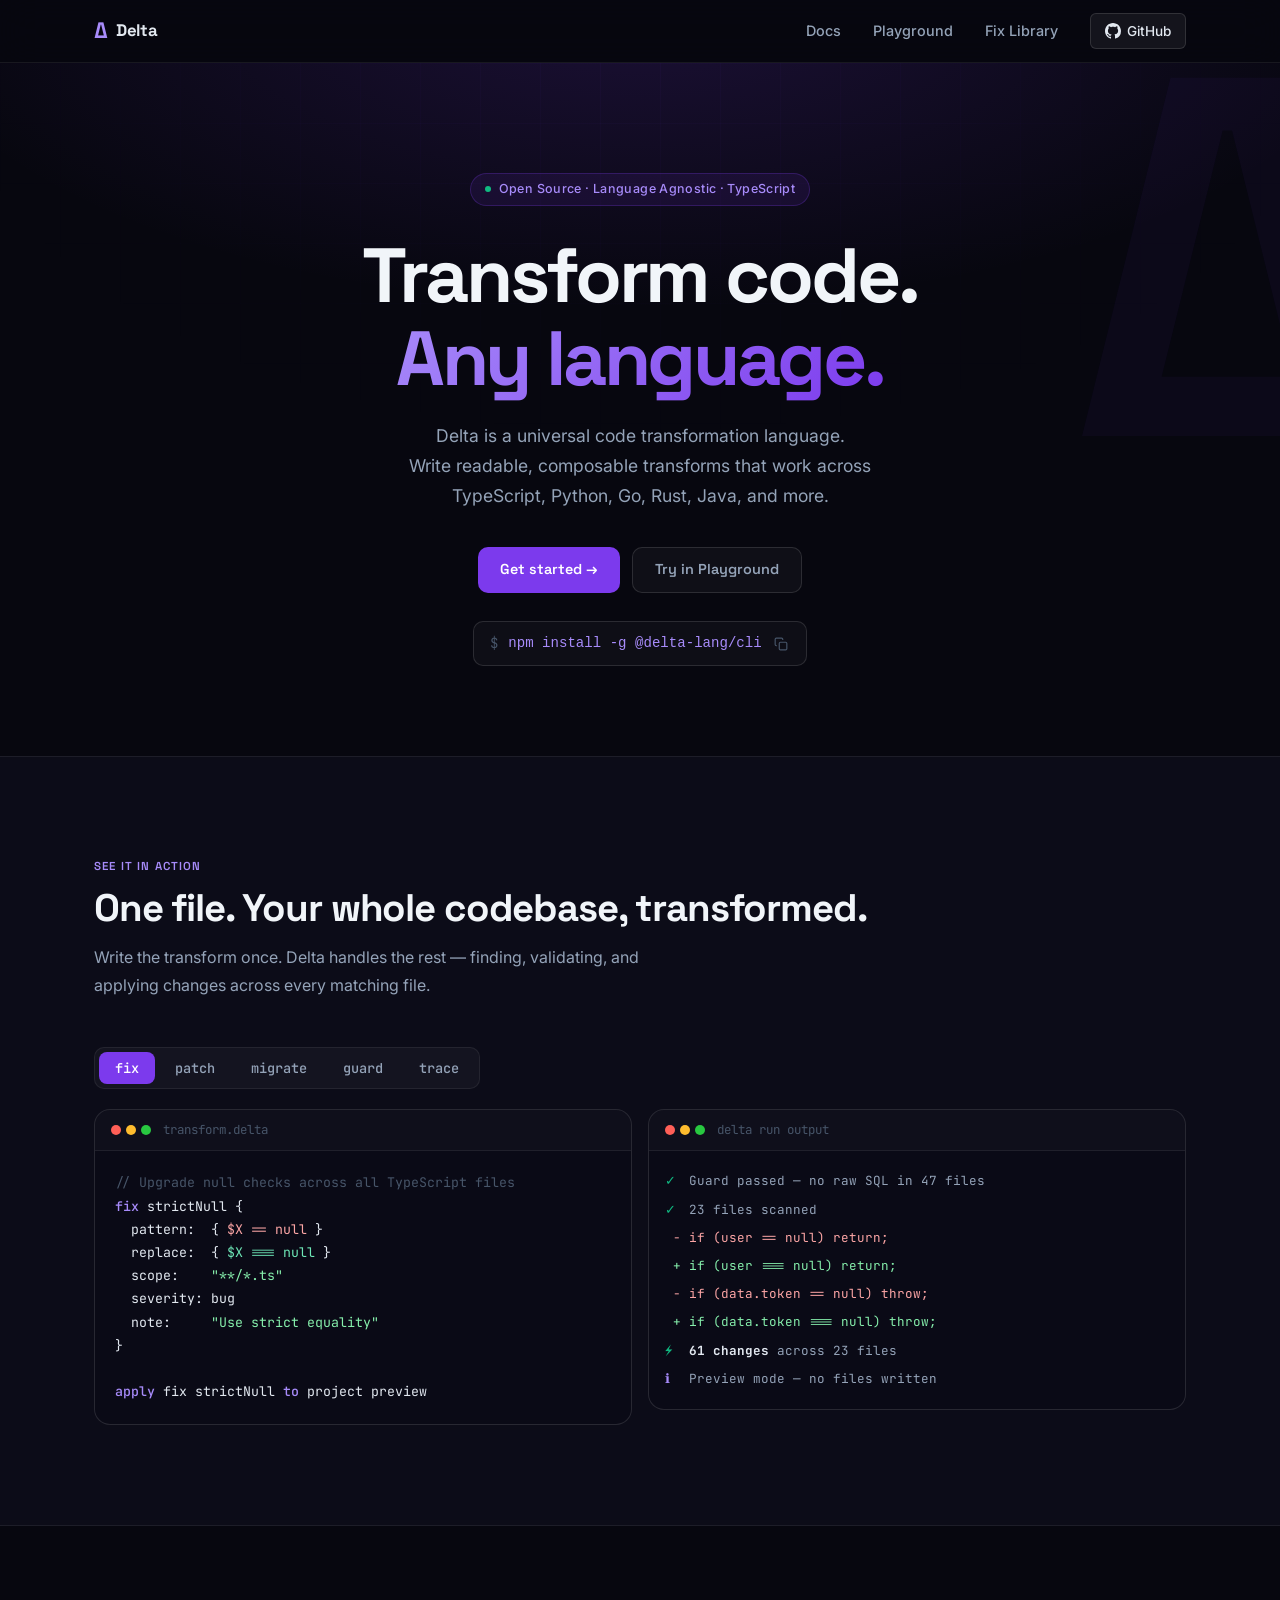
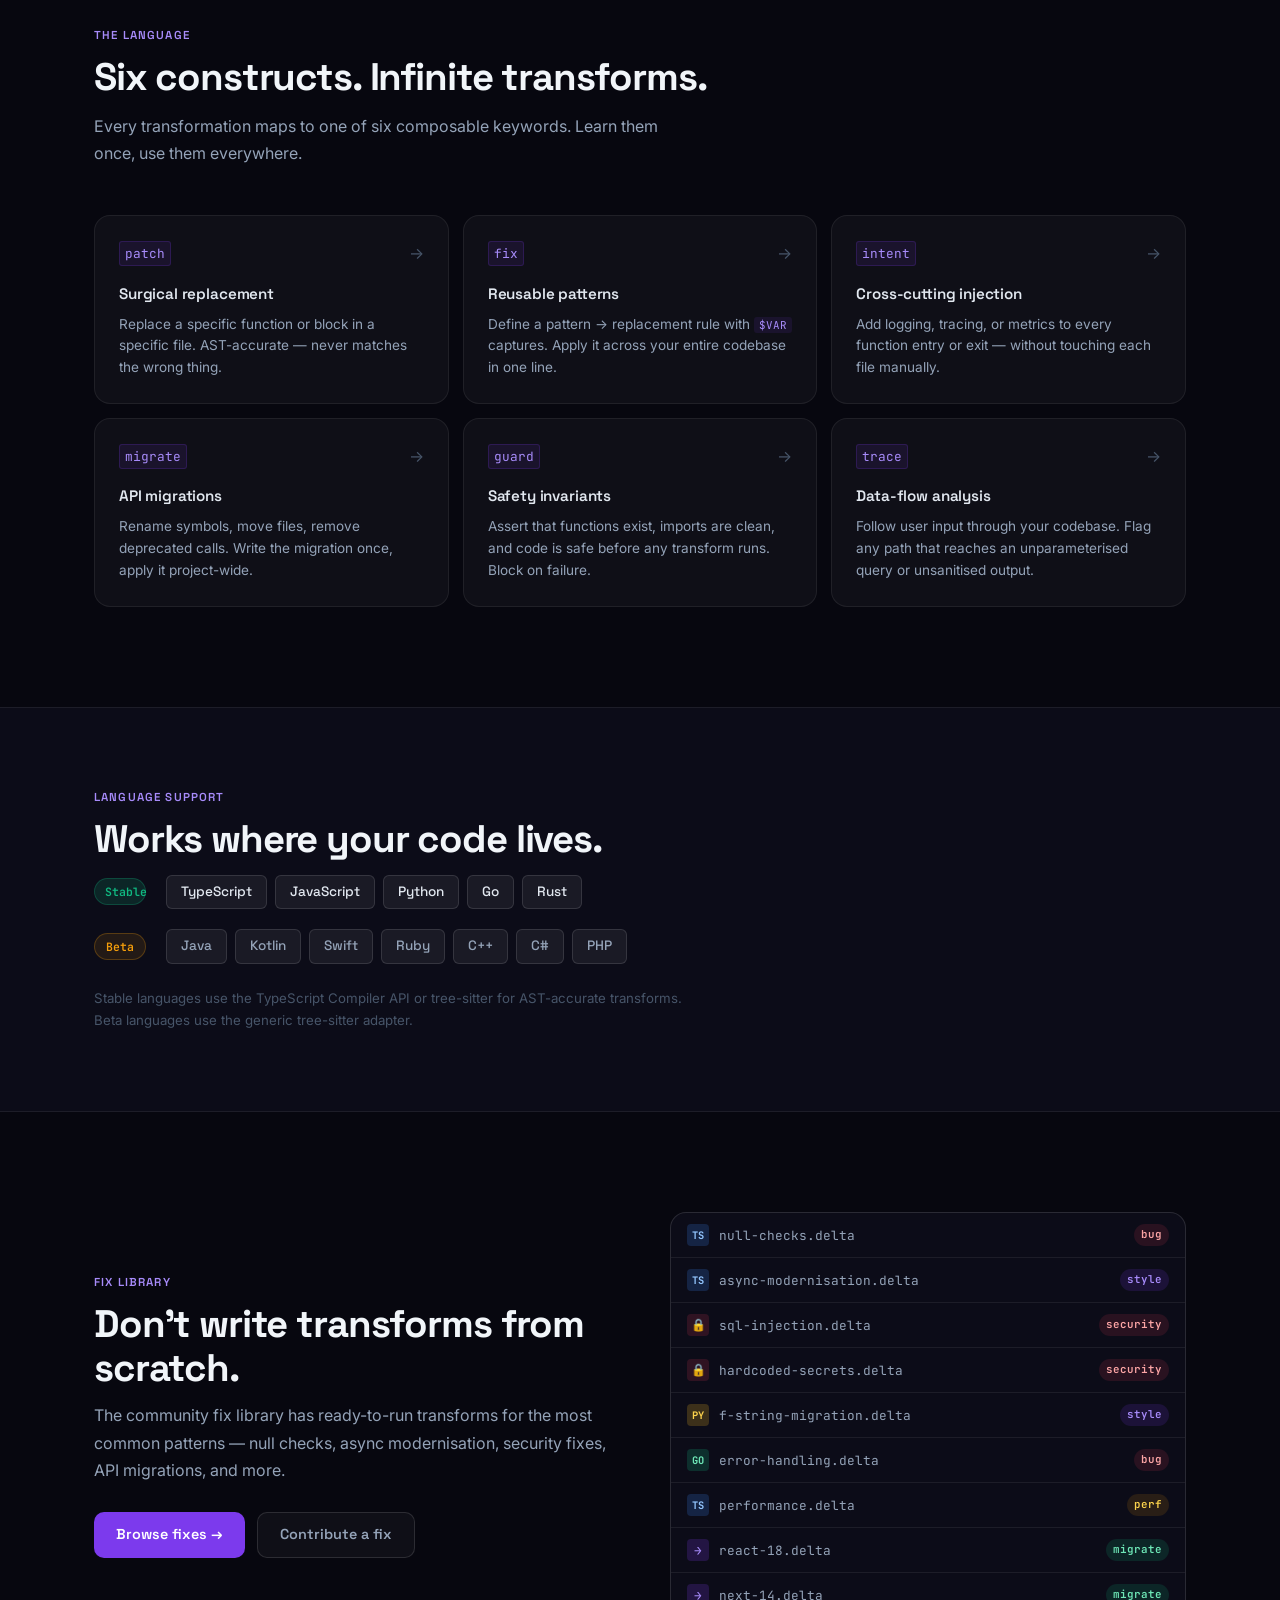
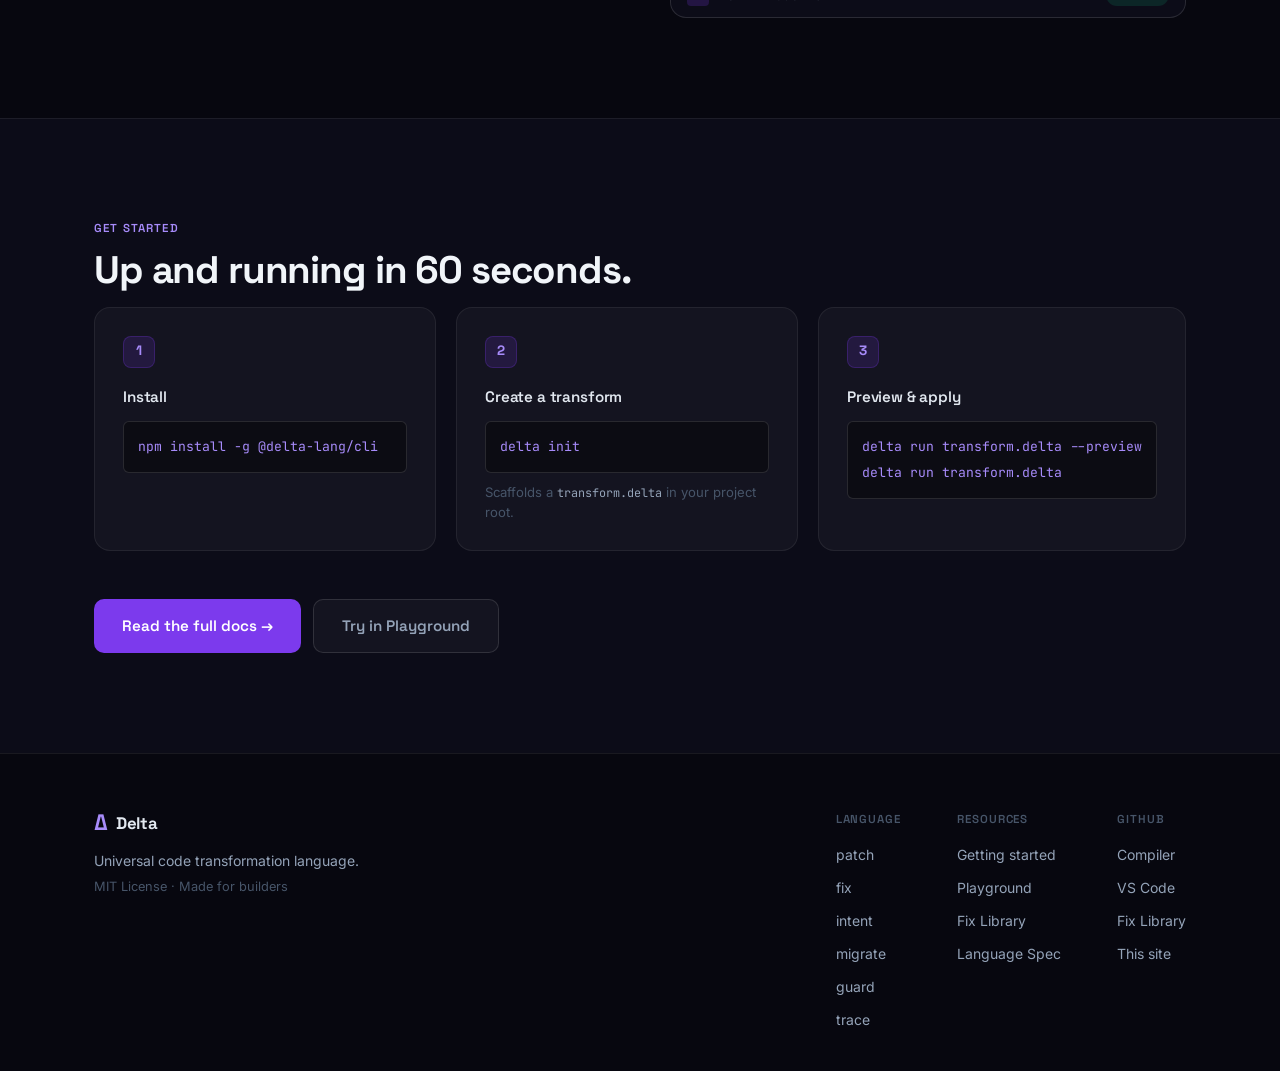
<file: index.html>
<!DOCTYPE html>
<html lang="en">
<head>
  <meta charset="UTF-8"/>
  <meta name="viewport" content="width=device-width,initial-scale=1"/>
  <title>Delta (Δ) — Universal Code Transformation Language</title>
  <meta name="description" content="Delta is a language-agnostic code transformation language. Patch, fix, migrate, and guard your codebase with readable, composable transforms."/>
  <meta property="og:title" content="Delta (Δ) — Universal Code Transformation Language"/>
  <meta property="og:description" content="Six constructs. Any language. Surgical code transformation at scale."/>
  <meta property="og:url" content="https://delta-lang.dev"/>
  <meta property="og:type" content="website"/>
  <link rel="preconnect" href="https://fonts.googleapis.com"/>
  <link rel="preconnect" href="https://fonts.gstatic.com" crossorigin/>
  <link href="https://fonts.googleapis.com/css2?family=Space+Grotesk:wght@400;500;600;700&family=JetBrains+Mono:wght@400;500;600&family=Inter:wght@400;500&display=swap" rel="stylesheet"/>
  <link rel="stylesheet" href="css/main.css"/>
</head>
<body>

<!-- ── Nav ──────────────────────────────────────────────────────────────── -->
<nav class="nav" id="nav">
  <div class="nav-inner">
    <a href="/" class="nav-logo">
      <span class="logo-delta">Δ</span>
      <span class="logo-word">Delta</span>
    </a>
    <div class="nav-links">
      <a href="docs/getting-started.html">Docs</a>
      <a href="playground/index.html">Playground</a>
      <a href="https://github.com/Delta-Lang-Dev/fix-library" target="_blank">Fix Library</a>
      <a href="https://github.com/Delta-Lang-Dev/Delta" target="_blank" class="nav-gh">
        <svg width="16" height="16" viewBox="0 0 24 24" fill="currentColor"><path d="M12 0C5.37 0 0 5.37 0 12c0 5.31 3.435 9.795 8.205 11.385.6.105.825-.255.825-.57 0-.285-.015-1.23-.015-2.235-3.015.555-3.795-.735-4.035-1.41-.135-.345-.72-1.41-1.23-1.695-.42-.225-1.02-.78-.015-.795.945-.015 1.62.87 1.845 1.23 1.08 1.815 2.805 1.305 3.495.99.105-.78.42-1.305.765-1.605-2.67-.3-5.46-1.335-5.46-5.925 0-1.305.465-2.385 1.23-3.225-.12-.3-.54-1.53.12-3.18 0 0 1.005-.315 3.3 1.23.96-.27 1.98-.405 3-.405s2.04.135 3 .405c2.295-1.56 3.3-1.23 3.3-1.23.66 1.65.24 2.88.12 3.18.765.84 1.23 1.905 1.23 3.225 0 4.605-2.805 5.625-5.475 5.925.435.375.81 1.095.81 2.22 0 1.605-.015 2.895-.015 3.3 0 .315.225.69.825.57A12.02 12.02 0 0 0 24 12c0-6.63-5.37-12-12-12z"/></svg>
        GitHub
      </a>
    </div>
    <button class="nav-mobile-toggle" id="mobileToggle" aria-label="Toggle menu">
      <span></span><span></span><span></span>
    </button>
  </div>
</nav>

<!-- ── Hero ─────────────────────────────────────────────────────────────── -->
<section class="hero">
  <div class="hero-bg-delta">Δ</div>
  <div class="hero-grid-overlay"></div>
  <div class="container hero-inner">
    <div class="hero-badge">
      <span class="badge-dot"></span>
      Open Source &middot; Language Agnostic &middot; TypeScript
    </div>
    <h1 class="hero-title">
      Transform code.<br/>
      <span class="hero-title-accent">Any language.</span>
    </h1>
    <p class="hero-subtitle">
      Delta is a universal code transformation language.<br class="br-desktop"/>
      Write readable, composable transforms that work across<br class="br-desktop"/>
      TypeScript, Python, Go, Rust, Java, and more.
    </p>
    <div class="hero-actions">
      <a href="docs/getting-started.html" class="btn btn-primary">Get started →</a>
      <a href="playground/index.html" class="btn btn-ghost">Try in Playground</a>
    </div>
    <div class="hero-install">
      <span class="install-prompt">$</span>
      <code id="installCmd">npm install -g @delta-lang/cli</code>
      <button class="copy-btn" id="copyInstall" title="Copy to clipboard">
        <svg width="14" height="14" viewBox="0 0 24 24" fill="none" stroke="currentColor" stroke-width="2"><rect x="9" y="9" width="13" height="13" rx="2"/><path d="M5 15H4a2 2 0 0 1-2-2V4a2 2 0 0 1 2-2h9a2 2 0 0 1 2 2v1"/></svg>
      </button>
    </div>
  </div>
</section>

<!-- ── Live Transform Demo ───────────────────────────────────────────────── -->
<section class="demo-section">
  <div class="container">
    <div class="section-label">See it in action</div>
    <h2 class="section-title">One file. Your whole codebase, transformed.</h2>
    <p class="section-sub">Write the transform once. Delta handles the rest — finding, validating, and applying changes across every matching file.</p>

    <div class="demo-tabs">
      <button class="demo-tab active" data-tab="fix">fix</button>
      <button class="demo-tab" data-tab="patch">patch</button>
      <button class="demo-tab" data-tab="migrate">migrate</button>
      <button class="demo-tab" data-tab="guard">guard</button>
      <button class="demo-tab" data-tab="trace">trace</button>
    </div>

    <div class="demo-panels">
      <!-- fix -->
      <div class="demo-panel active" data-panel="fix">
        <div class="demo-split">
          <div class="demo-code-wrap">
            <div class="demo-file-header">
              <div class="demo-dots"><span></span><span></span><span></span></div>
              <span class="demo-filename">transform.delta</span>
            </div>
            <pre class="demo-code"><code><span class="c">// Upgrade null checks across all TypeScript files</span>
<span class="kw">fix</span> strictNull {
  pattern:  { <span class="bad">$X == null</span> }
  replace:  { <span class="good">$X === null</span> }
  scope:    <span class="str">"**/*.ts"</span>
  severity: bug
  note:     <span class="str">"Use strict equality"</span>
}

<span class="kw">apply</span> fix strictNull <span class="kw">to</span> project preview</code></pre>
          </div>
          <div class="demo-output-wrap">
            <div class="demo-file-header">
              <div class="demo-dots"><span></span><span></span><span></span></div>
              <span class="demo-filename">delta run output</span>
            </div>
            <div class="demo-output">
              <div class="output-line"><span class="out-icon ok">✓</span> <span class="out-text">Guard passed — no raw SQL in 47 files</span></div>
              <div class="output-line"><span class="out-icon ok">✓</span> <span class="out-text">23 files scanned</span></div>
              <div class="output-line diff-line"><span class="diff-minus">- if (user == null) return;</span></div>
              <div class="output-line diff-line"><span class="diff-plus">+ if (user === null) return;</span></div>
              <div class="output-line diff-line"><span class="diff-minus">- if (data.token == null) throw;</span></div>
              <div class="output-line diff-line"><span class="diff-plus">+ if (data.token === null) throw;</span></div>
              <div class="output-line"><span class="out-icon ok">⚡</span> <span class="out-text"><strong>61 changes</strong> across 23 files</span></div>
              <div class="output-line"><span class="out-icon info">ℹ</span> <span class="out-text">Preview mode — no files written</span></div>
            </div>
          </div>
        </div>
      </div>

      <!-- patch -->
      <div class="demo-panel" data-panel="patch">
        <div class="demo-split">
          <div class="demo-code-wrap">
            <div class="demo-file-header">
              <div class="demo-dots"><span></span><span></span><span></span></div>
              <span class="demo-filename">transform.delta</span>
            </div>
            <pre class="demo-code"><code><span class="c">// Surgically replace one function in one file</span>
<span class="kw">patch</span> <span class="str">"src/auth/hash.ts"</span> <span class="kw">in</span> TypeScript {
  <span class="kw">find</span> <span class="kw">fn</span> hashPassword() {}
  replace <span class="kw">with</span> {
    <span class="good">return await bcrypt.hash(password, 12);</span>
  }
  why: <span class="str">"upgrade to async bcrypt"</span>
}</code></pre>
          </div>
          <div class="demo-output-wrap">
            <div class="demo-file-header">
              <div class="demo-dots"><span></span><span></span><span></span></div>
              <span class="demo-filename">delta run output</span>
            </div>
            <div class="demo-output">
              <div class="output-line"><span class="out-icon ok">✓</span> <span class="out-text">Located <code>hashPassword</code> in src/auth/hash.ts:14</span></div>
              <div class="output-line diff-line"><span class="diff-minus">- return md5(password);</span></div>
              <div class="output-line diff-line"><span class="diff-plus">+ return await bcrypt.hash(password, 12);</span></div>
              <div class="output-line"><span class="out-icon ok">⚡</span> <span class="out-text"><strong>1 file</strong> patched</span></div>
              <div class="output-line"><span class="out-icon info">📝</span> <span class="out-text">Reason: upgrade to async bcrypt</span></div>
            </div>
          </div>
        </div>
      </div>

      <!-- migrate -->
      <div class="demo-panel" data-panel="migrate">
        <div class="demo-split">
          <div class="demo-code-wrap">
            <div class="demo-file-header">
              <div class="demo-dots"><span></span><span></span><span></span></div>
              <span class="demo-filename">transform.delta</span>
            </div>
            <pre class="demo-code"><code><span class="c">// Migrate lodash to native array methods</span>
<span class="kw">migrate</span> <span class="str">"lodash to native"</span> <span class="kw">in</span> TypeScript {
  <span class="kw">rename</span>: <span class="bad">_.map</span>    -> <span class="good">Array.prototype.map</span>
  <span class="kw">rename</span>: <span class="bad">_.filter</span> -> <span class="good">Array.prototype.filter</span>
  <span class="kw">rename</span>: <span class="bad">_.find</span>   -> <span class="good">Array.prototype.find</span>
  <span class="kw">remove</span>: deprecated <span class="bad">_.each</span>
  scope:  <span class="str">"src/**/*.ts"</span>
}
<span class="kw">apply</span> migrate <span class="str">"lodash to native"</span> <span class="kw">to</span> project</code></pre>
          </div>
          <div class="demo-output-wrap">
            <div class="demo-file-header">
              <div class="demo-dots"><span></span><span></span><span></span></div>
              <span class="demo-filename">delta run output</span>
            </div>
            <div class="demo-output">
              <div class="output-line"><span class="out-icon ok">✓</span> <span class="out-text">Scanning 34 TypeScript files</span></div>
              <div class="output-line diff-line"><span class="diff-minus">- const names = _.map(users, u => u.name);</span></div>
              <div class="output-line diff-line"><span class="diff-plus">+ const names = users.map(u => u.name);</span></div>
              <div class="output-line diff-line"><span class="diff-minus">- const active = _.filter(users, u => u.active);</span></div>
              <div class="output-line diff-line"><span class="diff-plus">+ const active = users.filter(u => u.active);</span></div>
              <div class="output-line"><span class="out-icon ok">⚡</span> <span class="out-text"><strong>47 renames</strong> across 34 files</span></div>
              <div class="output-line"><span class="out-icon ok">✓</span> <span class="out-text">12 deprecated calls removed</span></div>
            </div>
          </div>
        </div>
      </div>

      <!-- guard -->
      <div class="demo-panel" data-panel="guard">
        <div class="demo-split">
          <div class="demo-code-wrap">
            <div class="demo-file-header">
              <div class="demo-dots"><span></span><span></span><span></span></div>
              <span class="demo-filename">transform.delta</span>
            </div>
            <pre class="demo-code"><code><span class="c">// Assert invariants before transforms run</span>
<span class="kw">guard</span> <span class="str">"no raw SQL"</span> {
  scope:   <span class="str">"src/**"</span>
  assert:  <span class="kw">no</span> file contains raw SQL interpolation
  on_fail: block_apply, show_diff
}

<span class="kw">guard</span> <span class="str">"api contract"</span> {
  scope:   <span class="str">"src/**"</span>
  assert:  <span class="kw">fn</span> verifyToken() exists
  assert:  <span class="kw">fn</span> hashPassword() exists
  on_fail: block_apply
}</code></pre>
          </div>
          <div class="demo-output-wrap">
            <div class="demo-file-header">
              <div class="demo-dots"><span></span><span></span><span></span></div>
              <span class="demo-filename">delta run output</span>
            </div>
            <div class="demo-output">
              <div class="output-line"><span class="out-icon ok">✓</span> <span class="out-text">Guard "no raw SQL" — passed (47 files)</span></div>
              <div class="output-line"><span class="out-icon ok">✓</span> <span class="out-text">Guard "api contract" — passed</span></div>
              <div class="output-line"><span class="out-icon ok">✓</span> <span class="out-text"><code>verifyToken</code> found at src/auth/jwt.ts:8</span></div>
              <div class="output-line"><span class="out-icon ok">✓</span> <span class="out-text"><code>hashPassword</code> found at src/auth/hash.ts:14</span></div>
              <div class="output-line"><span class="out-icon ok">⚡</span> <span class="out-text">All guards passed — proceeding with transforms</span></div>
            </div>
          </div>
        </div>
      </div>

      <!-- trace -->
      <div class="demo-panel" data-panel="trace">
        <div class="demo-split">
          <div class="demo-code-wrap">
            <div class="demo-file-header">
              <div class="demo-dots"><span></span><span></span><span></span></div>
              <span class="demo-filename">transform.delta</span>
            </div>
            <pre class="demo-code"><code><span class="c">// Track where user input flows through the codebase</span>
<span class="kw">trace</span> userInput <span class="kw">in</span> <span class="str">"src/"</span> {
  language: TypeScript
  origin:   <span class="bad">req.body.email</span>
  follow:   assignments, function_calls, returns
  report:   full_chain
  flag:     <span class="str">"any path reaching db.query without sanitize"</span>
  flag:     <span class="str">"any path reaching console.log"</span>
}</code></pre>
          </div>
          <div class="demo-output-wrap">
            <div class="demo-file-header">
              <div class="demo-dots"><span></span><span></span><span></span></div>
              <span class="demo-filename">delta run output</span>
            </div>
            <div class="demo-output">
              <div class="output-line"><span class="out-icon ok">✓</span> <span class="out-text">Tracing <code>req.body.email</code> through 23 files</span></div>
              <div class="output-line"><span class="out-icon warn">⚠</span> <span class="out-text"><strong>FLAG:</strong> email → validateUser → db.query (no sanitize)</span></div>
              <div class="output-line trace-path">  <span class="trace-arrow">→</span> routes/auth.ts:12 <span class="trace-arrow">→</span> services/user.ts:34 <span class="trace-arrow">→</span> db/query.ts:8</div>
              <div class="output-line"><span class="out-icon warn">⚠</span> <span class="out-text"><strong>FLAG:</strong> email → logger.debug (exposed in log)</span></div>
              <div class="output-line trace-path">  <span class="trace-arrow">→</span> middleware/log.ts:22</div>
              <div class="output-line"><span class="out-icon ok">⚡</span> <span class="out-text">2 paths flagged — full chain report saved</span></div>
            </div>
          </div>
        </div>
      </div>
    </div>
  </div>
</section>

<!-- ── Six Constructs ────────────────────────────────────────────────────── -->
<section class="constructs-section">
  <div class="container">
    <div class="section-label">The language</div>
    <h2 class="section-title">Six constructs. Infinite transforms.</h2>
    <p class="section-sub">Every transformation maps to one of six composable keywords. Learn them once, use them everywhere.</p>
    <div class="constructs-grid">
      <a href="docs/patch.html" class="construct-card">
        <div class="construct-header">
          <code class="construct-kw">patch</code>
          <span class="construct-arrow">→</span>
        </div>
        <h3>Surgical replacement</h3>
        <p>Replace a specific function or block in a specific file. AST-accurate — never matches the wrong thing.</p>
      </a>
      <a href="docs/fix.html" class="construct-card">
        <div class="construct-header">
          <code class="construct-kw">fix</code>
          <span class="construct-arrow">→</span>
        </div>
        <h3>Reusable patterns</h3>
        <p>Define a pattern → replacement rule with <code>$VAR</code> captures. Apply it across your entire codebase in one line.</p>
      </a>
      <a href="docs/intent.html" class="construct-card">
        <div class="construct-header">
          <code class="construct-kw">intent</code>
          <span class="construct-arrow">→</span>
        </div>
        <h3>Cross-cutting injection</h3>
        <p>Add logging, tracing, or metrics to every function entry or exit — without touching each file manually.</p>
      </a>
      <a href="docs/migrate.html" class="construct-card">
        <div class="construct-header">
          <code class="construct-kw">migrate</code>
          <span class="construct-arrow">→</span>
        </div>
        <h3>API migrations</h3>
        <p>Rename symbols, move files, remove deprecated calls. Write the migration once, apply it project-wide.</p>
      </a>
      <a href="docs/guard.html" class="construct-card">
        <div class="construct-header">
          <code class="construct-kw">guard</code>
          <span class="construct-arrow">→</span>
        </div>
        <h3>Safety invariants</h3>
        <p>Assert that functions exist, imports are clean, and code is safe before any transform runs. Block on failure.</p>
      </a>
      <a href="docs/trace.html" class="construct-card">
        <div class="construct-header">
          <code class="construct-kw">trace</code>
          <span class="construct-arrow">→</span>
        </div>
        <h3>Data-flow analysis</h3>
        <p>Follow user input through your codebase. Flag any path that reaches an unparameterised query or unsanitised output.</p>
      </a>
    </div>
  </div>
</section>

<!-- ── Language Support ──────────────────────────────────────────────────── -->
<section class="langs-section">
  <div class="container">
    <div class="section-label">Language support</div>
    <h2 class="section-title">Works where your code lives.</h2>
    <div class="langs-grid">
      <div class="lang-row">
        <span class="lang-status stable">Stable</span>
        <div class="lang-chips">
          <span class="lang-chip">TypeScript</span>
          <span class="lang-chip">JavaScript</span>
          <span class="lang-chip">Python</span>
          <span class="lang-chip">Go</span>
          <span class="lang-chip">Rust</span>
        </div>
      </div>
      <div class="lang-row">
        <span class="lang-status beta">Beta</span>
        <div class="lang-chips">
          <span class="lang-chip dim">Java</span>
          <span class="lang-chip dim">Kotlin</span>
          <span class="lang-chip dim">Swift</span>
          <span class="lang-chip dim">Ruby</span>
          <span class="lang-chip dim">C++</span>
          <span class="lang-chip dim">C#</span>
          <span class="lang-chip dim">PHP</span>
        </div>
      </div>
    </div>
    <p class="langs-note">Stable languages use the TypeScript Compiler API or tree-sitter for AST-accurate transforms. Beta languages use the generic tree-sitter adapter.</p>
  </div>
</section>

<!-- ── Fix Library CTA ───────────────────────────────────────────────────── -->
<section class="fixlib-section">
  <div class="container fixlib-inner">
    <div class="fixlib-text">
      <div class="section-label">Fix Library</div>
      <h2 class="section-title" style="margin-bottom:12px">Don't write transforms from scratch.</h2>
      <p class="section-sub" style="margin-bottom:28px">The community fix library has ready-to-run transforms for the most common patterns — null checks, async modernisation, security fixes, API migrations, and more.</p>
      <div class="fixlib-actions">
        <a href="https://github.com/Delta-Lang-Dev/fix-library" target="_blank" class="btn btn-primary">Browse fixes →</a>
        <a href="https://github.com/Delta-Lang-Dev/fix-library/blob/main/CONTRIBUTING.md" target="_blank" class="btn btn-ghost">Contribute a fix</a>
      </div>
    </div>
    <div class="fixlib-preview">
      <div class="fixlib-file-list">
        <div class="fix-file"><span class="fix-file-icon ts">TS</span> null-checks.delta <span class="fix-file-badge bug">bug</span></div>
        <div class="fix-file"><span class="fix-file-icon ts">TS</span> async-modernisation.delta <span class="fix-file-badge style">style</span></div>
        <div class="fix-file"><span class="fix-file-icon sec">🔒</span> sql-injection.delta <span class="fix-file-badge security">security</span></div>
        <div class="fix-file"><span class="fix-file-icon sec">🔒</span> hardcoded-secrets.delta <span class="fix-file-badge security">security</span></div>
        <div class="fix-file"><span class="fix-file-icon py">PY</span> f-string-migration.delta <span class="fix-file-badge style">style</span></div>
        <div class="fix-file"><span class="fix-file-icon go">GO</span> error-handling.delta <span class="fix-file-badge bug">bug</span></div>
        <div class="fix-file"><span class="fix-file-icon ts">TS</span> performance.delta <span class="fix-file-badge perf">perf</span></div>
        <div class="fix-file"><span class="fix-file-icon mg">→</span> react-18.delta <span class="fix-file-badge migrate">migrate</span></div>
        <div class="fix-file"><span class="fix-file-icon mg">→</span> next-14.delta <span class="fix-file-badge migrate">migrate</span></div>
      </div>
    </div>
  </div>
</section>

<!-- ── Getting Started ───────────────────────────────────────────────────── -->
<section class="start-section">
  <div class="container">
    <div class="section-label">Get started</div>
    <h2 class="section-title">Up and running in 60 seconds.</h2>
    <div class="steps-grid">
      <div class="step">
        <div class="step-num">1</div>
        <h3>Install</h3>
        <pre class="step-code"><code>npm install -g @delta-lang/cli</code></pre>
      </div>
      <div class="step">
        <div class="step-num">2</div>
        <h3>Create a transform</h3>
        <pre class="step-code"><code>delta init</code></pre>
        <p class="step-note">Scaffolds a <code>transform.delta</code> in your project root.</p>
      </div>
      <div class="step">
        <div class="step-num">3</div>
        <h3>Preview &amp; apply</h3>
        <pre class="step-code"><code>delta run transform.delta --preview
delta run transform.delta</code></pre>
      </div>
    </div>
    <div class="start-links">
      <a href="docs/getting-started.html" class="btn btn-primary btn-lg">Read the full docs →</a>
      <a href="playground/index.html" class="btn btn-ghost btn-lg">Try in Playground</a>
    </div>
  </div>
</section>

<!-- ── Footer ────────────────────────────────────────────────────────────── -->
<footer class="footer">
  <div class="container footer-inner">
    <div class="footer-left">
      <a href="/" class="nav-logo footer-logo">
        <span class="logo-delta">Δ</span>
        <span class="logo-word">Delta</span>
      </a>
      <p class="footer-tagline">Universal code transformation language.</p>
      <p class="footer-license">MIT License &middot; Made for builders</p>
    </div>
    <div class="footer-links-grid">
      <div class="footer-col">
        <div class="footer-col-title">Language</div>
        <a href="docs/patch.html">patch</a>
        <a href="docs/fix.html">fix</a>
        <a href="docs/intent.html">intent</a>
        <a href="docs/migrate.html">migrate</a>
        <a href="docs/guard.html">guard</a>
        <a href="docs/trace.html">trace</a>
      </div>
      <div class="footer-col">
        <div class="footer-col-title">Resources</div>
        <a href="docs/getting-started.html">Getting started</a>
        <a href="playground/index.html">Playground</a>
        <a href="https://github.com/Delta-Lang-Dev/fix-library" target="_blank">Fix Library</a>
        <a href="https://github.com/Delta-Lang-Dev/Delta/blob/main/SPEC.md" target="_blank">Language Spec</a>
      </div>
      <div class="footer-col">
        <div class="footer-col-title">GitHub</div>
        <a href="https://github.com/Delta-Lang-Dev/Delta" target="_blank">Compiler</a>
        <a href="https://github.com/Delta-Lang-Dev/vscode-delta" target="_blank">VS Code</a>
        <a href="https://github.com/Delta-Lang-Dev/fix-library" target="_blank">Fix Library</a>
        <a href="https://github.com/Delta-Lang-Dev/delta-lang.dev" target="_blank">This site</a>
      </div>
    </div>
  </div>
</footer>

<script src="js/main.js"></script>
</body>
</html>
</file>
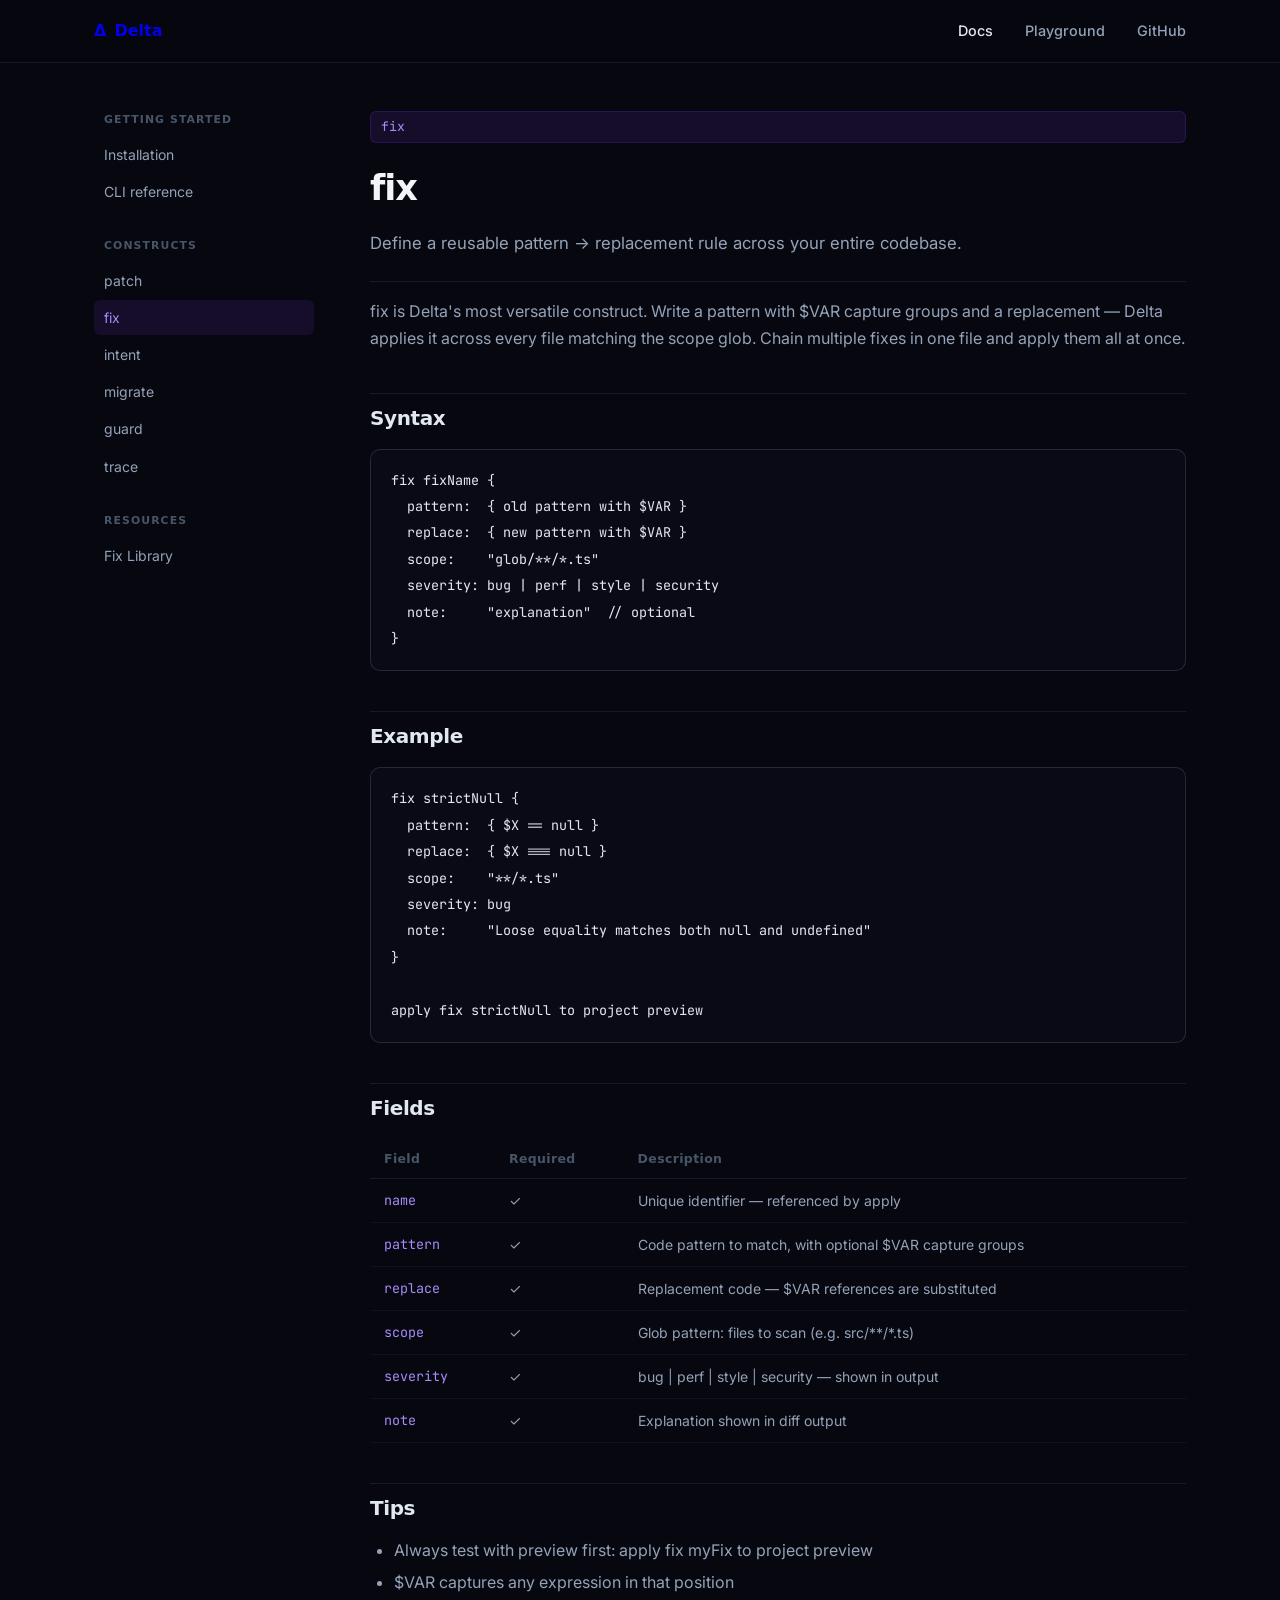
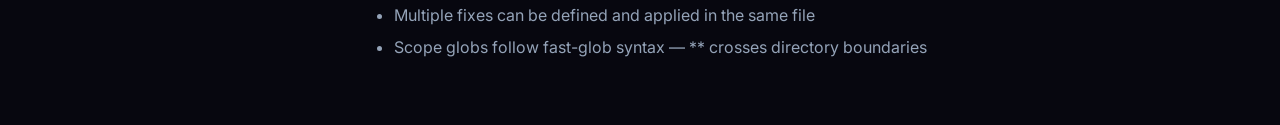
<file: docs/fix/index.html>
<!DOCTYPE html>
<html lang="en">
<head>
  <meta charset="UTF-8" /><meta name="viewport" content="width=device-width, initial-scale=1.0" />
  <title>fix — Delta (Δ) Docs</title>
  <link href="https://fonts.googleapis.com/css2?family=Inter:wght@400;500;600;700&family=JetBrains+Mono:wght@400;500&display=swap" rel="stylesheet" />
  <link rel="stylesheet" href="/css/main.css" /><link rel="stylesheet" href="/css/docs.css" />
</head>
<body>
<nav class="nav"><div class="nav-inner">
  <a href="/" class="nav-logo">Δ <span>Delta</span></a>
  <div class="nav-links">
    <a href="/docs" style="color:var(--accent2)">Docs</a>
    <a href="/playground">Playground</a>
    <a href="https://github.com/Delta-Lang-Dev/Delta">GitHub</a>
  </div>
</div></nav>
<div class="docs-layout">
  <aside class="docs-sidebar">
    <div class="sidebar-section"><div class="sidebar-label">Getting Started</div>
      <a href="/docs/getting-started" class="sidebar-link">Installation</a>
      <a href="/docs/cli" class="sidebar-link">CLI reference</a>
    </div>
    <div class="sidebar-section"><div class="sidebar-label">Constructs</div>
      <a href="/docs/patch"   class="sidebar-link ">patch</a>
      <a href="/docs/fix"     class="sidebar-link active">fix</a>
      <a href="/docs/intent"  class="sidebar-link ">intent</a>
      <a href="/docs/migrate" class="sidebar-link ">migrate</a>
      <a href="/docs/guard"   class="sidebar-link ">guard</a>
      <a href="/docs/trace"   class="sidebar-link ">trace</a>
    </div>
    <div class="sidebar-section"><div class="sidebar-label">Resources</div>
      <a href="https://github.com/Delta-Lang-Dev/fix-library" class="sidebar-link">Fix Library</a>
    </div>
  </aside>
  <main class="docs-content">
    <div class="construct-kw" style="margin-bottom:16px">fix</div>
    <h1>fix</h1>
    <p class="docs-lead">Define a reusable pattern → replacement rule across your entire codebase.</p>
    <p>fix is Delta's most versatile construct. Write a pattern with $VAR capture groups and a replacement — Delta applies it across every file matching the scope glob. Chain multiple fixes in one file and apply them all at once.</p>
    <h2>Syntax</h2>
    <pre><code>fix fixName {
  pattern:  { old pattern with $VAR }
  replace:  { new pattern with $VAR }
  scope:    "glob/**/*.ts"
  severity: bug | perf | style | security
  note:     "explanation"  // optional
}</code></pre>
    <h2>Example</h2>
    <pre><code>fix strictNull {
  pattern:  { $X == null }
  replace:  { $X === null }
  scope:    "**/*.ts"
  severity: bug
  note:     "Loose equality matches both null and undefined"
}

apply fix strictNull to project preview</code></pre>
    <h2>Fields</h2>
    <table class="docs-table">
      <thead><tr><th>Field</th><th>Required</th><th>Description</th></tr></thead>
      <tbody><tr><td><code>name</code></td><td>✓</td><td>Unique identifier — referenced by apply</td></tr><tr><td><code>pattern</code></td><td>✓</td><td>Code pattern to match, with optional $VAR capture groups</td></tr><tr><td><code>replace</code></td><td>✓</td><td>Replacement code — $VAR references are substituted</td></tr><tr><td><code>scope</code></td><td>✓</td><td>Glob pattern: files to scan (e.g. src/**/*.ts)</td></tr><tr><td><code>severity</code></td><td>✓</td><td>bug | perf | style | security — shown in output</td></tr><tr><td><code>note</code></td><td>✓</td><td>Explanation shown in diff output</td></tr></tbody>
    </table>
    <h2>Tips</h2>
    <ul><li>Always test with preview first: apply fix myFix to project preview</li><li>$VAR captures any expression in that position</li><li>Multiple fixes can be defined and applied in the same file</li><li>Scope globs follow fast-glob syntax — ** crosses directory boundaries</li></ul>
  </main>
</div>
</body></html>
</file>
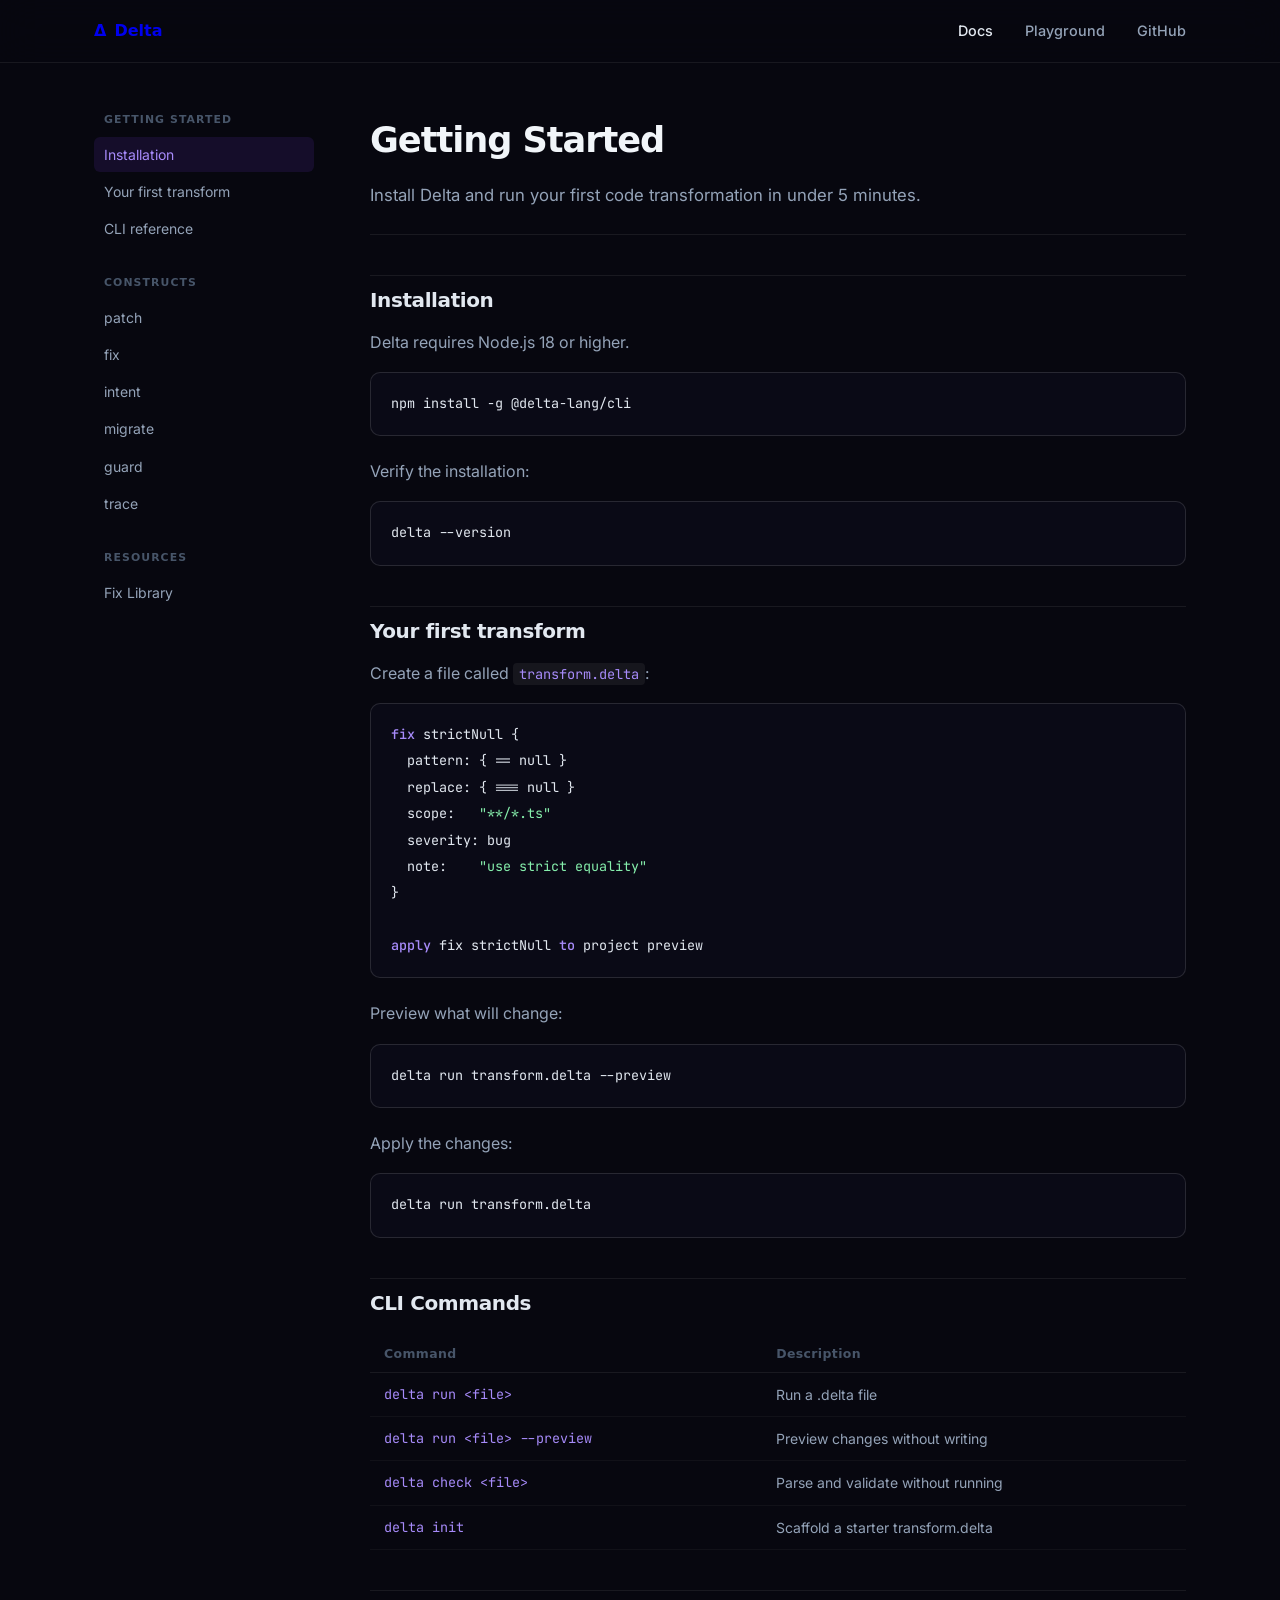
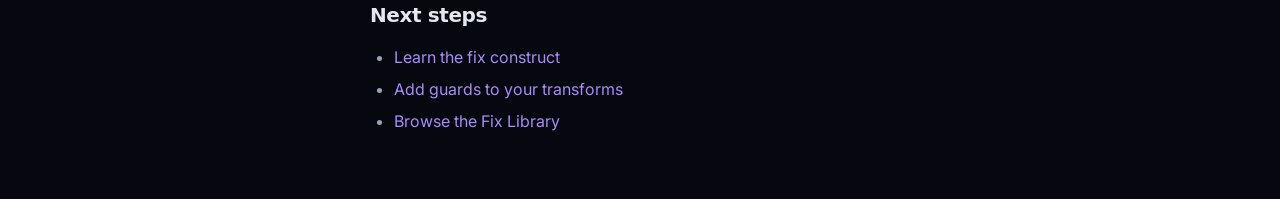
<file: docs/getting-started/index.html>
<!DOCTYPE html>
<html lang="en">
<head>
  <meta charset="UTF-8" />
  <meta name="viewport" content="width=device-width, initial-scale=1.0" />
  <title>Getting Started — Delta (Δ)</title>
  <link href="https://fonts.googleapis.com/css2?family=Inter:wght@400;500;600;700&family=JetBrains+Mono:wght@400;500&display=swap" rel="stylesheet" />
  <link rel="stylesheet" href="/css/main.css" />
  <link rel="stylesheet" href="/css/docs.css" />
</head>
<body>
<nav class="nav">
  <div class="nav-inner">
    <a href="/" class="nav-logo">Δ <span>Delta</span></a>
    <div class="nav-links">
      <a href="/docs" style="color:var(--accent2)">Docs</a>
      <a href="/playground">Playground</a>
      <a href="https://github.com/Delta-Lang-Dev/Delta">GitHub</a>
    </div>
  </div>
</nav>
<div class="docs-layout">
  <aside class="docs-sidebar">
    <div class="sidebar-section">
      <div class="sidebar-label">Getting Started</div>
      <a href="/docs/getting-started" class="sidebar-link active">Installation</a>
      <a href="/docs/first-transform" class="sidebar-link">Your first transform</a>
      <a href="/docs/cli" class="sidebar-link">CLI reference</a>
    </div>
    <div class="sidebar-section">
      <div class="sidebar-label">Constructs</div>
      <a href="/docs/patch" class="sidebar-link">patch</a>
      <a href="/docs/fix" class="sidebar-link">fix</a>
      <a href="/docs/intent" class="sidebar-link">intent</a>
      <a href="/docs/migrate" class="sidebar-link">migrate</a>
      <a href="/docs/guard" class="sidebar-link">guard</a>
      <a href="/docs/trace" class="sidebar-link">trace</a>
    </div>
    <div class="sidebar-section">
      <div class="sidebar-label">Resources</div>
      <a href="https://github.com/Delta-Lang-Dev/fix-library" class="sidebar-link">Fix Library</a>
    </div>
  </aside>
  <main class="docs-content">
    <h1>Getting Started</h1>
    <p class="docs-lead">Install Delta and run your first code transformation in under 5 minutes.</p>

    <h2>Installation</h2>
    <p>Delta requires Node.js 18 or higher.</p>
    <pre><code>npm install -g @delta-lang/cli</code></pre>
    <p>Verify the installation:</p>
    <pre><code>delta --version</code></pre>

    <h2>Your first transform</h2>
    <p>Create a file called <code>transform.delta</code>:</p>
    <pre><code><span class="kw">fix</span> strictNull {
  pattern: { == null }
  replace: { === null }
  scope:   <span class="str">"**/*.ts"</span>
  severity: bug
  note:    <span class="str">"use strict equality"</span>
}

<span class="kw">apply</span> fix strictNull <span class="kw">to</span> project preview</code></pre>

    <p>Preview what will change:</p>
    <pre><code>delta run transform.delta --preview</code></pre>

    <p>Apply the changes:</p>
    <pre><code>delta run transform.delta</code></pre>

    <h2>CLI Commands</h2>
    <table class="docs-table">
      <thead><tr><th>Command</th><th>Description</th></tr></thead>
      <tbody>
        <tr><td><code>delta run &lt;file&gt;</code></td><td>Run a .delta file</td></tr>
        <tr><td><code>delta run &lt;file&gt; --preview</code></td><td>Preview changes without writing</td></tr>
        <tr><td><code>delta check &lt;file&gt;</code></td><td>Parse and validate without running</td></tr>
        <tr><td><code>delta init</code></td><td>Scaffold a starter transform.delta</td></tr>
      </tbody>
    </table>

    <h2>Next steps</h2>
    <ul>
      <li><a href="/docs/fix">Learn the fix construct</a></li>
      <li><a href="/docs/guard">Add guards to your transforms</a></li>
      <li><a href="https://github.com/Delta-Lang-Dev/fix-library">Browse the Fix Library</a></li>
    </ul>
  </main>
</div>
</body>
</html>
</file>
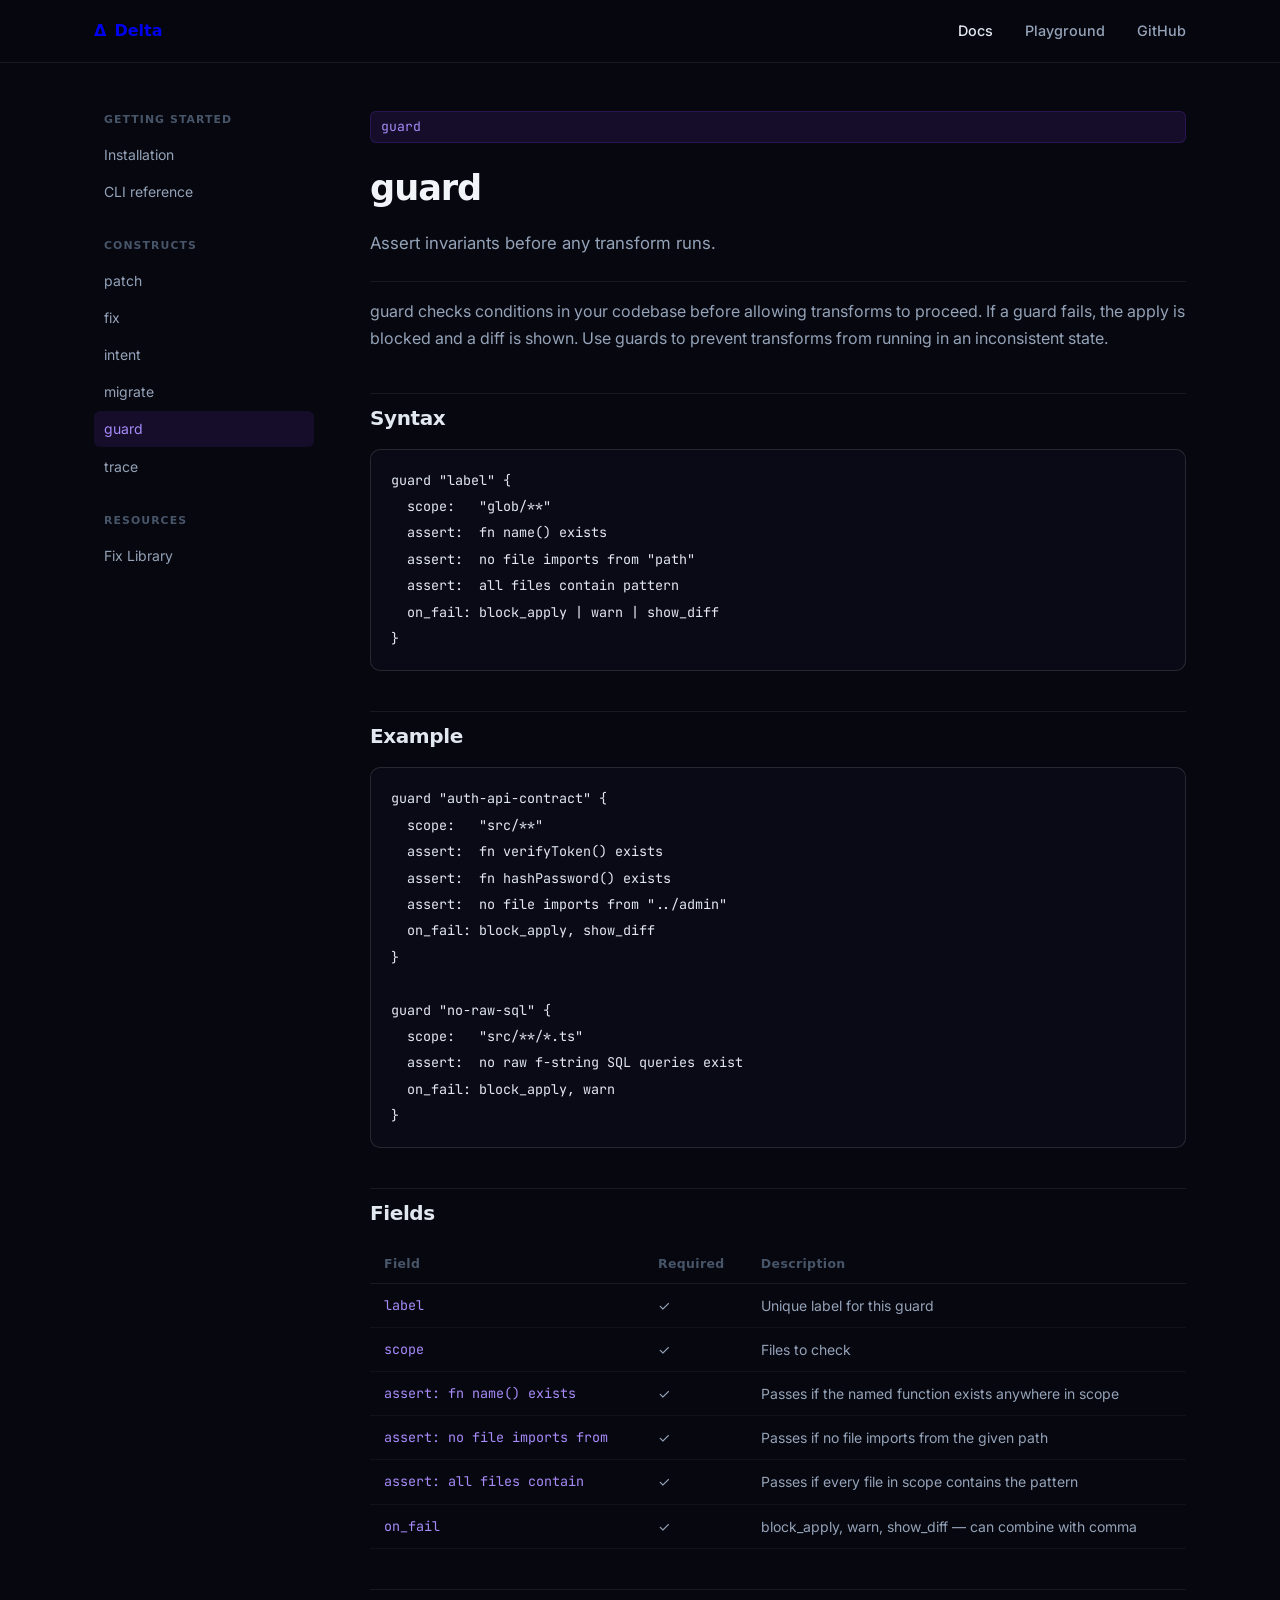
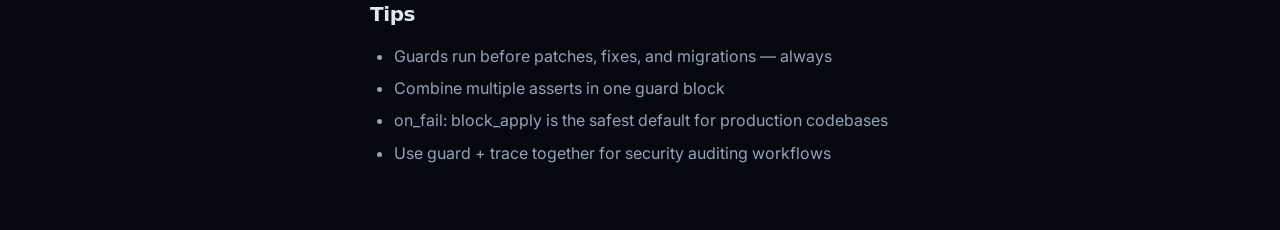
<file: docs/guard/index.html>
<!DOCTYPE html>
<html lang="en">
<head>
  <meta charset="UTF-8" /><meta name="viewport" content="width=device-width, initial-scale=1.0" />
  <title>guard — Delta (Δ) Docs</title>
  <link href="https://fonts.googleapis.com/css2?family=Inter:wght@400;500;600;700&family=JetBrains+Mono:wght@400;500&display=swap" rel="stylesheet" />
  <link rel="stylesheet" href="/css/main.css" /><link rel="stylesheet" href="/css/docs.css" />
</head>
<body>
<nav class="nav"><div class="nav-inner">
  <a href="/" class="nav-logo">Δ <span>Delta</span></a>
  <div class="nav-links">
    <a href="/docs" style="color:var(--accent2)">Docs</a>
    <a href="/playground">Playground</a>
    <a href="https://github.com/Delta-Lang-Dev/Delta">GitHub</a>
  </div>
</div></nav>
<div class="docs-layout">
  <aside class="docs-sidebar">
    <div class="sidebar-section"><div class="sidebar-label">Getting Started</div>
      <a href="/docs/getting-started" class="sidebar-link">Installation</a>
      <a href="/docs/cli" class="sidebar-link">CLI reference</a>
    </div>
    <div class="sidebar-section"><div class="sidebar-label">Constructs</div>
      <a href="/docs/patch"   class="sidebar-link ">patch</a>
      <a href="/docs/fix"     class="sidebar-link ">fix</a>
      <a href="/docs/intent"  class="sidebar-link ">intent</a>
      <a href="/docs/migrate" class="sidebar-link ">migrate</a>
      <a href="/docs/guard"   class="sidebar-link active">guard</a>
      <a href="/docs/trace"   class="sidebar-link ">trace</a>
    </div>
    <div class="sidebar-section"><div class="sidebar-label">Resources</div>
      <a href="https://github.com/Delta-Lang-Dev/fix-library" class="sidebar-link">Fix Library</a>
    </div>
  </aside>
  <main class="docs-content">
    <div class="construct-kw" style="margin-bottom:16px">guard</div>
    <h1>guard</h1>
    <p class="docs-lead">Assert invariants before any transform runs.</p>
    <p>guard checks conditions in your codebase before allowing transforms to proceed. If a guard fails, the apply is blocked and a diff is shown. Use guards to prevent transforms from running in an inconsistent state.</p>
    <h2>Syntax</h2>
    <pre><code>guard "label" {
  scope:   "glob/**"
  assert:  fn name() exists
  assert:  no file imports from "path"
  assert:  all files contain pattern
  on_fail: block_apply | warn | show_diff
}</code></pre>
    <h2>Example</h2>
    <pre><code>guard "auth-api-contract" {
  scope:   "src/**"
  assert:  fn verifyToken() exists
  assert:  fn hashPassword() exists
  assert:  no file imports from "../admin"
  on_fail: block_apply, show_diff
}

guard "no-raw-sql" {
  scope:   "src/**/*.ts"
  assert:  no raw f-string SQL queries exist
  on_fail: block_apply, warn
}</code></pre>
    <h2>Fields</h2>
    <table class="docs-table">
      <thead><tr><th>Field</th><th>Required</th><th>Description</th></tr></thead>
      <tbody><tr><td><code>label</code></td><td>✓</td><td>Unique label for this guard</td></tr><tr><td><code>scope</code></td><td>✓</td><td>Files to check</td></tr><tr><td><code>assert: fn name() exists</code></td><td>✓</td><td>Passes if the named function exists anywhere in scope</td></tr><tr><td><code>assert: no file imports from</code></td><td>✓</td><td>Passes if no file imports from the given path</td></tr><tr><td><code>assert: all files contain</code></td><td>✓</td><td>Passes if every file in scope contains the pattern</td></tr><tr><td><code>on_fail</code></td><td>✓</td><td>block_apply, warn, show_diff — can combine with comma</td></tr></tbody>
    </table>
    <h2>Tips</h2>
    <ul><li>Guards run before patches, fixes, and migrations — always</li><li>Combine multiple asserts in one guard block</li><li>on_fail: block_apply is the safest default for production codebases</li><li>Use guard + trace together for security auditing workflows</li></ul>
  </main>
</div>
</body></html>
</file>
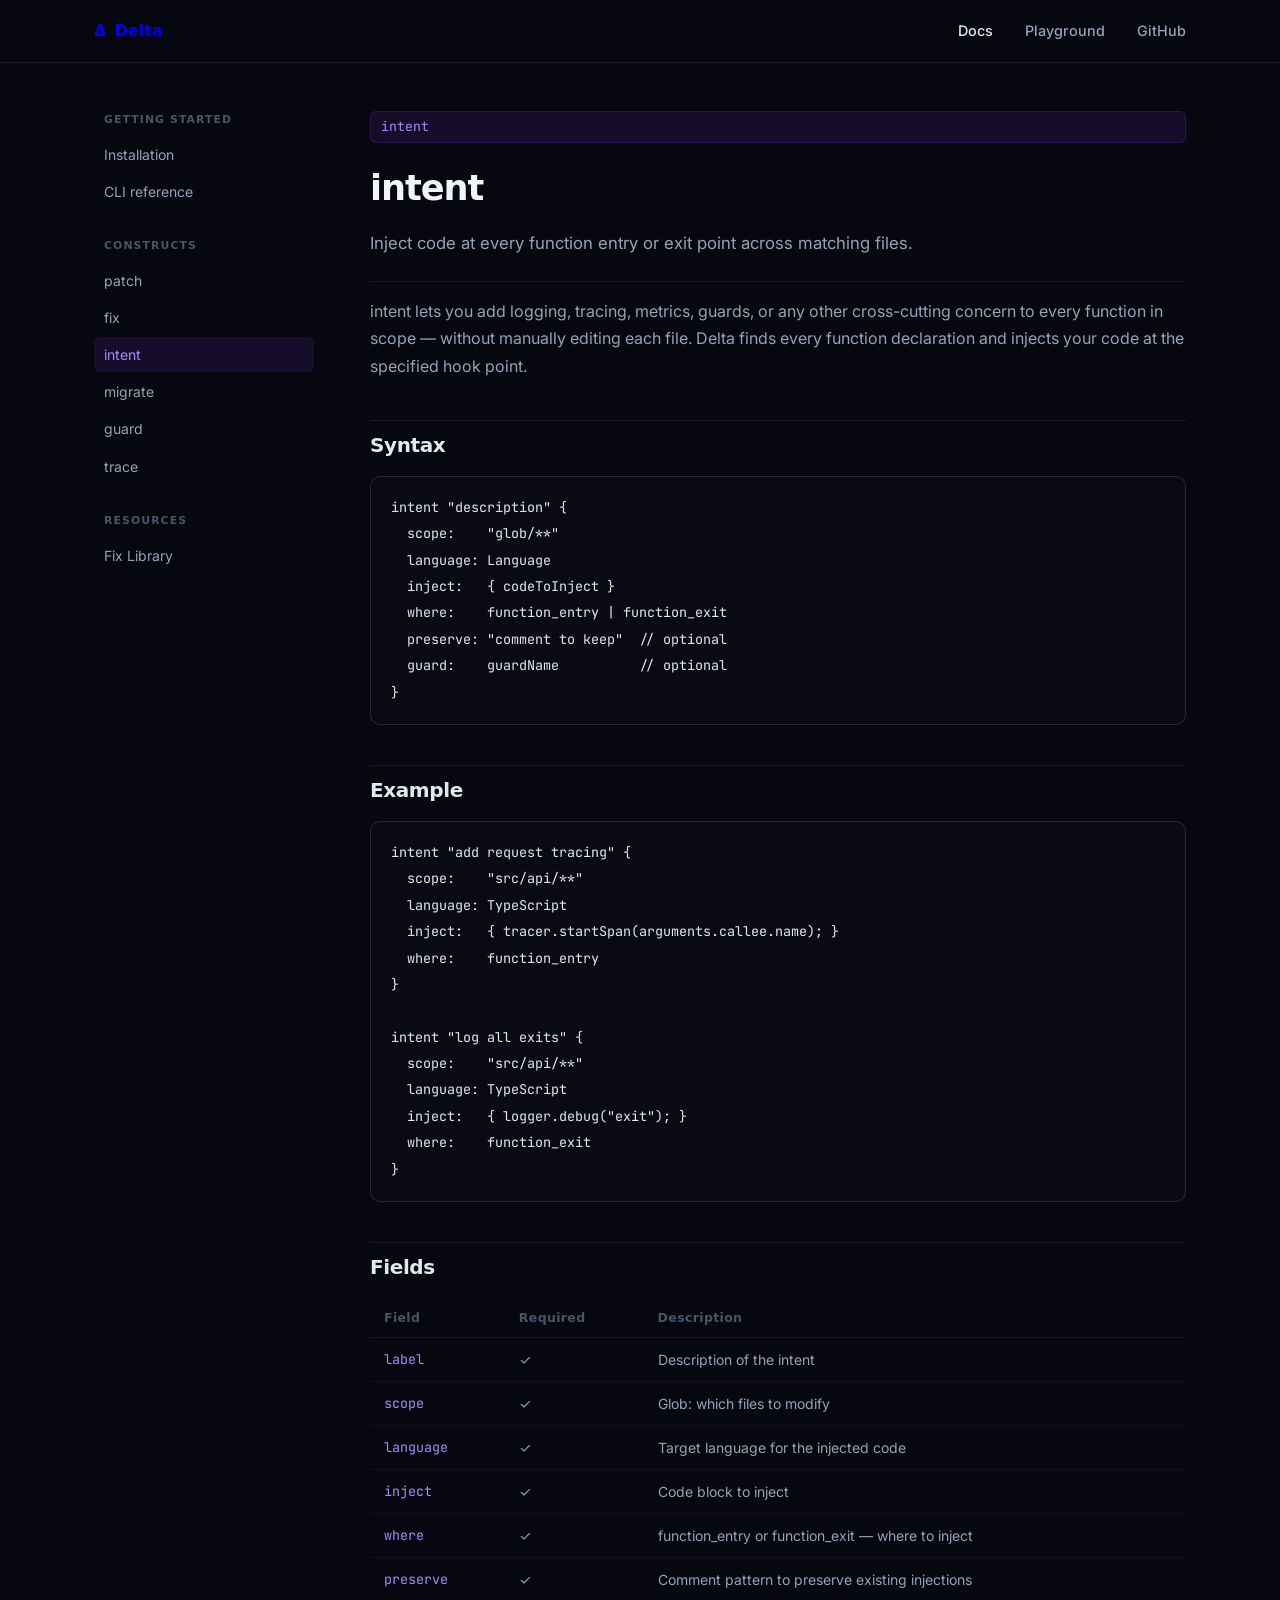
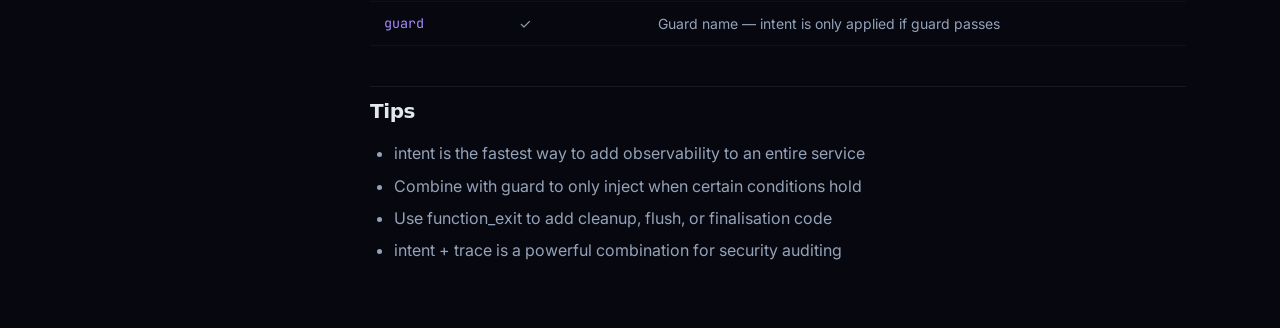
<file: docs/intent/index.html>
<!DOCTYPE html>
<html lang="en">
<head>
  <meta charset="UTF-8" /><meta name="viewport" content="width=device-width, initial-scale=1.0" />
  <title>intent — Delta (Δ) Docs</title>
  <link href="https://fonts.googleapis.com/css2?family=Inter:wght@400;500;600;700&family=JetBrains+Mono:wght@400;500&display=swap" rel="stylesheet" />
  <link rel="stylesheet" href="/css/main.css" /><link rel="stylesheet" href="/css/docs.css" />
</head>
<body>
<nav class="nav"><div class="nav-inner">
  <a href="/" class="nav-logo">Δ <span>Delta</span></a>
  <div class="nav-links">
    <a href="/docs" style="color:var(--accent2)">Docs</a>
    <a href="/playground">Playground</a>
    <a href="https://github.com/Delta-Lang-Dev/Delta">GitHub</a>
  </div>
</div></nav>
<div class="docs-layout">
  <aside class="docs-sidebar">
    <div class="sidebar-section"><div class="sidebar-label">Getting Started</div>
      <a href="/docs/getting-started" class="sidebar-link">Installation</a>
      <a href="/docs/cli" class="sidebar-link">CLI reference</a>
    </div>
    <div class="sidebar-section"><div class="sidebar-label">Constructs</div>
      <a href="/docs/patch"   class="sidebar-link ">patch</a>
      <a href="/docs/fix"     class="sidebar-link ">fix</a>
      <a href="/docs/intent"  class="sidebar-link active">intent</a>
      <a href="/docs/migrate" class="sidebar-link ">migrate</a>
      <a href="/docs/guard"   class="sidebar-link ">guard</a>
      <a href="/docs/trace"   class="sidebar-link ">trace</a>
    </div>
    <div class="sidebar-section"><div class="sidebar-label">Resources</div>
      <a href="https://github.com/Delta-Lang-Dev/fix-library" class="sidebar-link">Fix Library</a>
    </div>
  </aside>
  <main class="docs-content">
    <div class="construct-kw" style="margin-bottom:16px">intent</div>
    <h1>intent</h1>
    <p class="docs-lead">Inject code at every function entry or exit point across matching files.</p>
    <p>intent lets you add logging, tracing, metrics, guards, or any other cross-cutting concern to every function in scope — without manually editing each file. Delta finds every function declaration and injects your code at the specified hook point.</p>
    <h2>Syntax</h2>
    <pre><code>intent "description" {
  scope:    "glob/**"
  language: Language
  inject:   { codeToInject }
  where:    function_entry | function_exit
  preserve: "comment to keep"  // optional
  guard:    guardName          // optional
}</code></pre>
    <h2>Example</h2>
    <pre><code>intent "add request tracing" {
  scope:    "src/api/**"
  language: TypeScript
  inject:   { tracer.startSpan(arguments.callee.name); }
  where:    function_entry
}

intent "log all exits" {
  scope:    "src/api/**"
  language: TypeScript
  inject:   { logger.debug("exit"); }
  where:    function_exit
}</code></pre>
    <h2>Fields</h2>
    <table class="docs-table">
      <thead><tr><th>Field</th><th>Required</th><th>Description</th></tr></thead>
      <tbody><tr><td><code>label</code></td><td>✓</td><td>Description of the intent</td></tr><tr><td><code>scope</code></td><td>✓</td><td>Glob: which files to modify</td></tr><tr><td><code>language</code></td><td>✓</td><td>Target language for the injected code</td></tr><tr><td><code>inject</code></td><td>✓</td><td>Code block to inject</td></tr><tr><td><code>where</code></td><td>✓</td><td>function_entry or function_exit — where to inject</td></tr><tr><td><code>preserve</code></td><td>✓</td><td>Comment pattern to preserve existing injections</td></tr><tr><td><code>guard</code></td><td>✓</td><td>Guard name — intent is only applied if guard passes</td></tr></tbody>
    </table>
    <h2>Tips</h2>
    <ul><li>intent is the fastest way to add observability to an entire service</li><li>Combine with guard to only inject when certain conditions hold</li><li>Use function_exit to add cleanup, flush, or finalisation code</li><li>intent + trace is a powerful combination for security auditing</li></ul>
  </main>
</div>
</body></html>
</file>
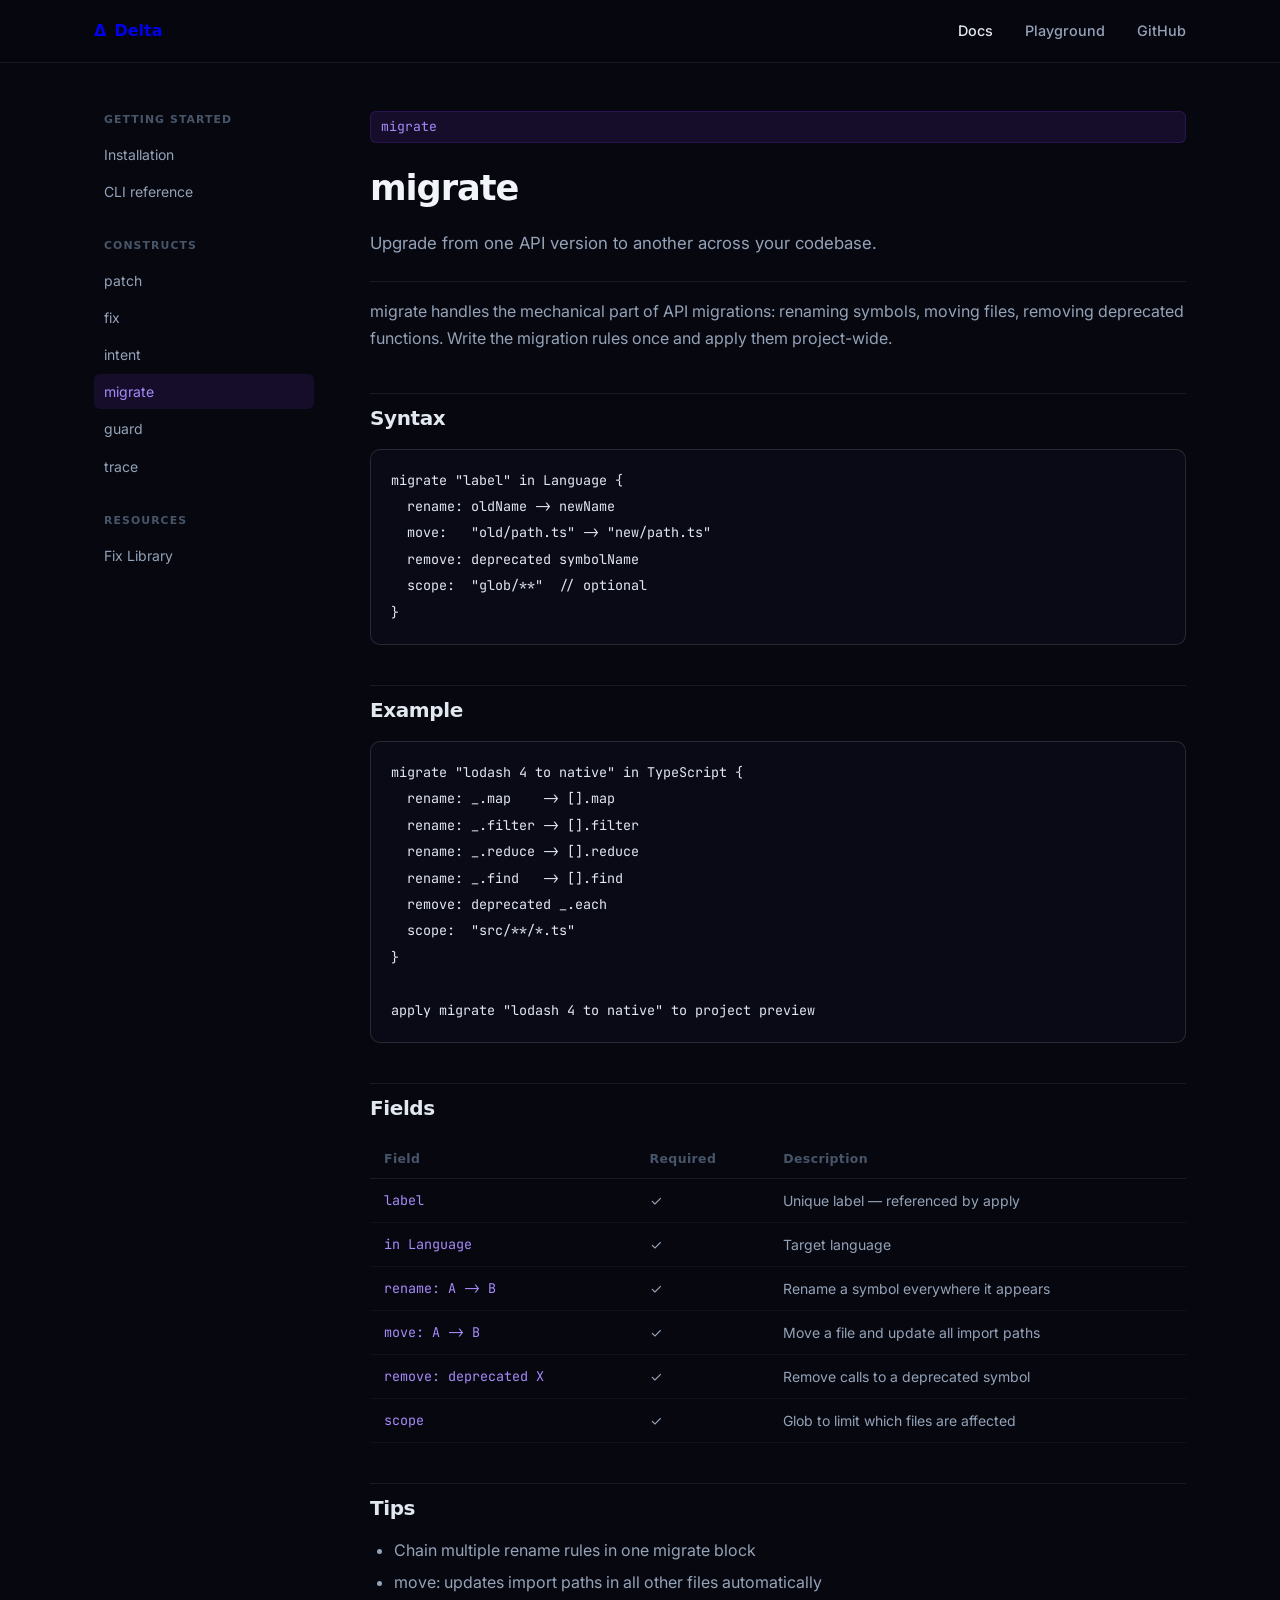
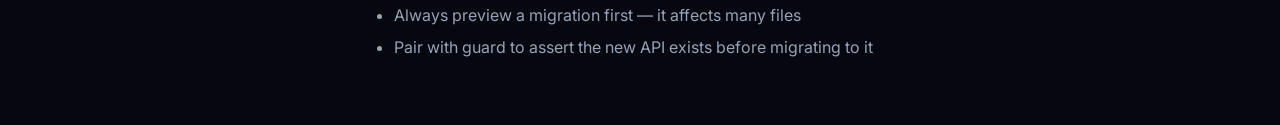
<file: docs/migrate/index.html>
<!DOCTYPE html>
<html lang="en">
<head>
  <meta charset="UTF-8" /><meta name="viewport" content="width=device-width, initial-scale=1.0" />
  <title>migrate — Delta (Δ) Docs</title>
  <link href="https://fonts.googleapis.com/css2?family=Inter:wght@400;500;600;700&family=JetBrains+Mono:wght@400;500&display=swap" rel="stylesheet" />
  <link rel="stylesheet" href="/css/main.css" /><link rel="stylesheet" href="/css/docs.css" />
</head>
<body>
<nav class="nav"><div class="nav-inner">
  <a href="/" class="nav-logo">Δ <span>Delta</span></a>
  <div class="nav-links">
    <a href="/docs" style="color:var(--accent2)">Docs</a>
    <a href="/playground">Playground</a>
    <a href="https://github.com/Delta-Lang-Dev/Delta">GitHub</a>
  </div>
</div></nav>
<div class="docs-layout">
  <aside class="docs-sidebar">
    <div class="sidebar-section"><div class="sidebar-label">Getting Started</div>
      <a href="/docs/getting-started" class="sidebar-link">Installation</a>
      <a href="/docs/cli" class="sidebar-link">CLI reference</a>
    </div>
    <div class="sidebar-section"><div class="sidebar-label">Constructs</div>
      <a href="/docs/patch"   class="sidebar-link ">patch</a>
      <a href="/docs/fix"     class="sidebar-link ">fix</a>
      <a href="/docs/intent"  class="sidebar-link ">intent</a>
      <a href="/docs/migrate" class="sidebar-link active">migrate</a>
      <a href="/docs/guard"   class="sidebar-link ">guard</a>
      <a href="/docs/trace"   class="sidebar-link ">trace</a>
    </div>
    <div class="sidebar-section"><div class="sidebar-label">Resources</div>
      <a href="https://github.com/Delta-Lang-Dev/fix-library" class="sidebar-link">Fix Library</a>
    </div>
  </aside>
  <main class="docs-content">
    <div class="construct-kw" style="margin-bottom:16px">migrate</div>
    <h1>migrate</h1>
    <p class="docs-lead">Upgrade from one API version to another across your codebase.</p>
    <p>migrate handles the mechanical part of API migrations: renaming symbols, moving files, removing deprecated functions. Write the migration rules once and apply them project-wide.</p>
    <h2>Syntax</h2>
    <pre><code>migrate "label" in Language {
  rename: oldName -> newName
  move:   "old/path.ts" -> "new/path.ts"
  remove: deprecated symbolName
  scope:  "glob/**"  // optional
}</code></pre>
    <h2>Example</h2>
    <pre><code>migrate "lodash 4 to native" in TypeScript {
  rename: _.map    -> [].map
  rename: _.filter -> [].filter
  rename: _.reduce -> [].reduce
  rename: _.find   -> [].find
  remove: deprecated _.each
  scope:  "src/**/*.ts"
}

apply migrate "lodash 4 to native" to project preview</code></pre>
    <h2>Fields</h2>
    <table class="docs-table">
      <thead><tr><th>Field</th><th>Required</th><th>Description</th></tr></thead>
      <tbody><tr><td><code>label</code></td><td>✓</td><td>Unique label — referenced by apply</td></tr><tr><td><code>in Language</code></td><td>✓</td><td>Target language</td></tr><tr><td><code>rename: A -> B</code></td><td>✓</td><td>Rename a symbol everywhere it appears</td></tr><tr><td><code>move: A -> B</code></td><td>✓</td><td>Move a file and update all import paths</td></tr><tr><td><code>remove: deprecated X</code></td><td>✓</td><td>Remove calls to a deprecated symbol</td></tr><tr><td><code>scope</code></td><td>✓</td><td>Glob to limit which files are affected</td></tr></tbody>
    </table>
    <h2>Tips</h2>
    <ul><li>Chain multiple rename rules in one migrate block</li><li>move: updates import paths in all other files automatically</li><li>Always preview a migration first — it affects many files</li><li>Pair with guard to assert the new API exists before migrating to it</li></ul>
  </main>
</div>
</body></html>
</file>
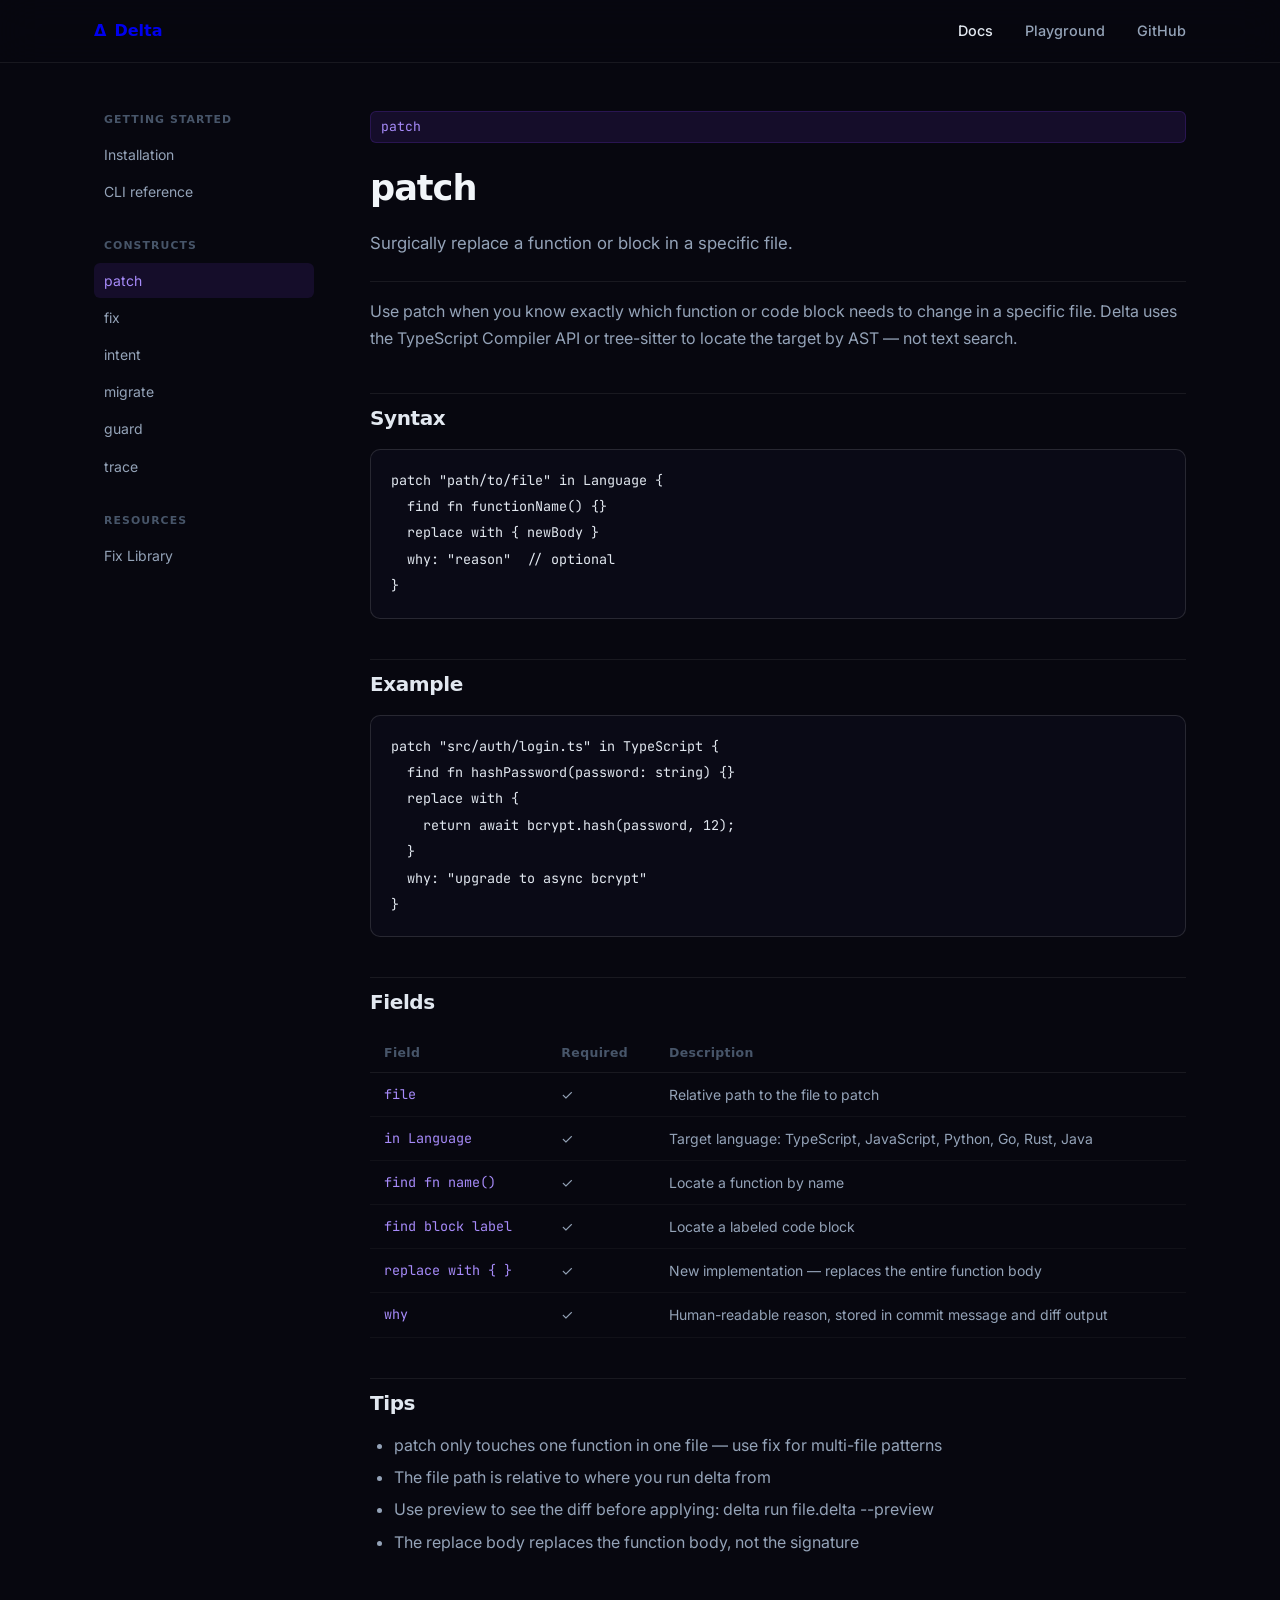
<file: docs/patch/index.html>
<!DOCTYPE html>
<html lang="en">
<head>
  <meta charset="UTF-8" /><meta name="viewport" content="width=device-width, initial-scale=1.0" />
  <title>patch — Delta (Δ) Docs</title>
  <link href="https://fonts.googleapis.com/css2?family=Inter:wght@400;500;600;700&family=JetBrains+Mono:wght@400;500&display=swap" rel="stylesheet" />
  <link rel="stylesheet" href="/css/main.css" /><link rel="stylesheet" href="/css/docs.css" />
</head>
<body>
<nav class="nav"><div class="nav-inner">
  <a href="/" class="nav-logo">Δ <span>Delta</span></a>
  <div class="nav-links">
    <a href="/docs" style="color:var(--accent2)">Docs</a>
    <a href="/playground">Playground</a>
    <a href="https://github.com/Delta-Lang-Dev/Delta">GitHub</a>
  </div>
</div></nav>
<div class="docs-layout">
  <aside class="docs-sidebar">
    <div class="sidebar-section"><div class="sidebar-label">Getting Started</div>
      <a href="/docs/getting-started" class="sidebar-link">Installation</a>
      <a href="/docs/cli" class="sidebar-link">CLI reference</a>
    </div>
    <div class="sidebar-section"><div class="sidebar-label">Constructs</div>
      <a href="/docs/patch"   class="sidebar-link active">patch</a>
      <a href="/docs/fix"     class="sidebar-link ">fix</a>
      <a href="/docs/intent"  class="sidebar-link ">intent</a>
      <a href="/docs/migrate" class="sidebar-link ">migrate</a>
      <a href="/docs/guard"   class="sidebar-link ">guard</a>
      <a href="/docs/trace"   class="sidebar-link ">trace</a>
    </div>
    <div class="sidebar-section"><div class="sidebar-label">Resources</div>
      <a href="https://github.com/Delta-Lang-Dev/fix-library" class="sidebar-link">Fix Library</a>
    </div>
  </aside>
  <main class="docs-content">
    <div class="construct-kw" style="margin-bottom:16px">patch</div>
    <h1>patch</h1>
    <p class="docs-lead">Surgically replace a function or block in a specific file.</p>
    <p>Use patch when you know exactly which function or code block needs to change in a specific file. Delta uses the TypeScript Compiler API or tree-sitter to locate the target by AST — not text search.</p>
    <h2>Syntax</h2>
    <pre><code>patch "path/to/file" in Language {
  find fn functionName() {}
  replace with { newBody }
  why: "reason"  // optional
}</code></pre>
    <h2>Example</h2>
    <pre><code>patch "src/auth/login.ts" in TypeScript {
  find fn hashPassword(password: string) {}
  replace with {
    return await bcrypt.hash(password, 12);
  }
  why: "upgrade to async bcrypt"
}</code></pre>
    <h2>Fields</h2>
    <table class="docs-table">
      <thead><tr><th>Field</th><th>Required</th><th>Description</th></tr></thead>
      <tbody><tr><td><code>file</code></td><td>✓</td><td>Relative path to the file to patch</td></tr><tr><td><code>in Language</code></td><td>✓</td><td>Target language: TypeScript, JavaScript, Python, Go, Rust, Java</td></tr><tr><td><code>find fn name()</code></td><td>✓</td><td>Locate a function by name</td></tr><tr><td><code>find block label</code></td><td>✓</td><td>Locate a labeled code block</td></tr><tr><td><code>replace with { }</code></td><td>✓</td><td>New implementation — replaces the entire function body</td></tr><tr><td><code>why</code></td><td>✓</td><td>Human-readable reason, stored in commit message and diff output</td></tr></tbody>
    </table>
    <h2>Tips</h2>
    <ul><li>patch only touches one function in one file — use fix for multi-file patterns</li><li>The file path is relative to where you run delta from</li><li>Use preview to see the diff before applying: delta run file.delta --preview</li><li>The replace body replaces the function body, not the signature</li></ul>
  </main>
</div>
</body></html>
</file>
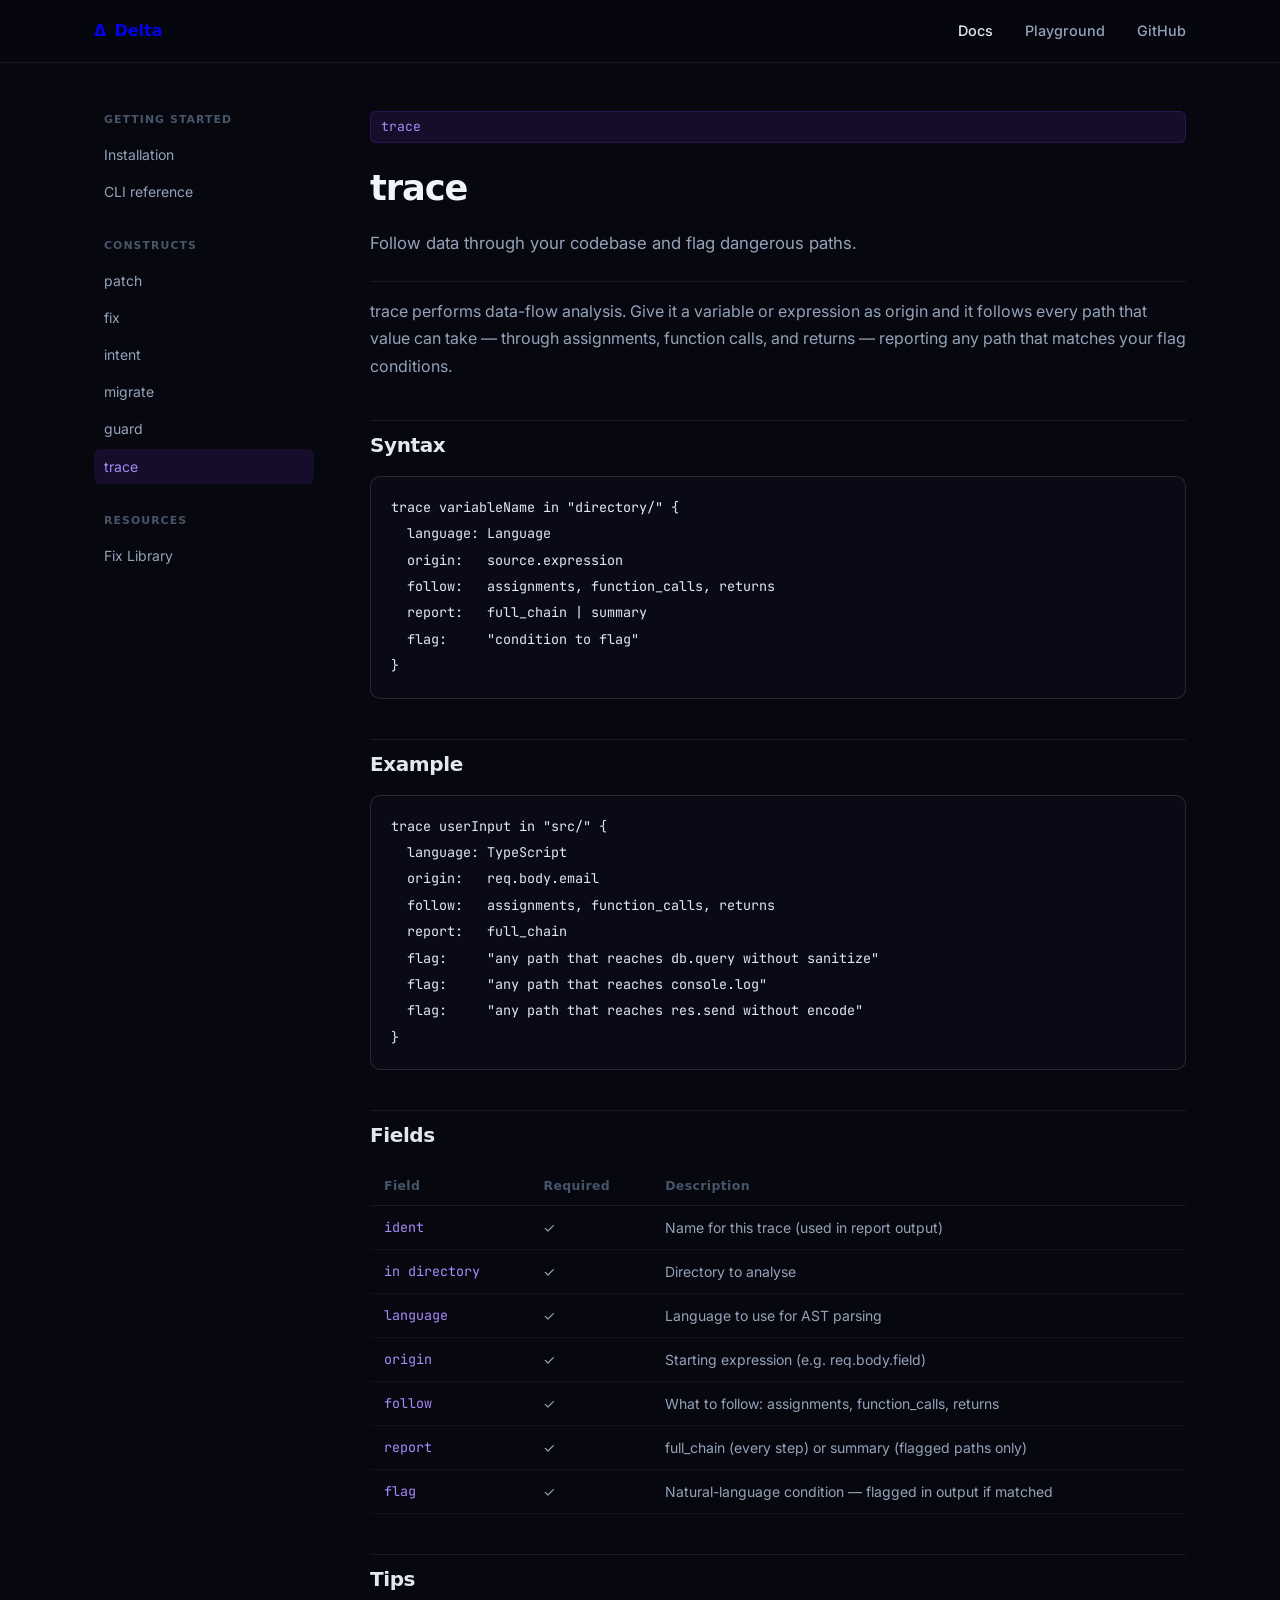
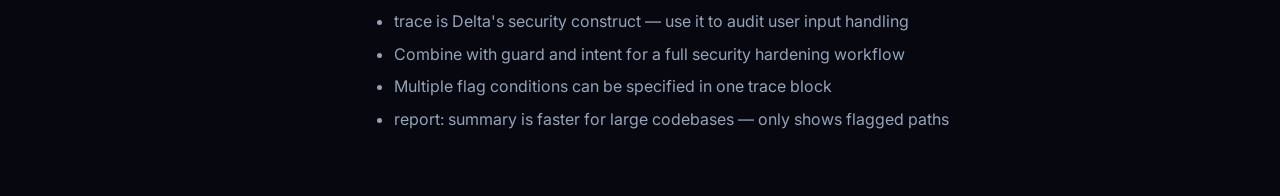
<file: docs/trace/index.html>
<!DOCTYPE html>
<html lang="en">
<head>
  <meta charset="UTF-8" /><meta name="viewport" content="width=device-width, initial-scale=1.0" />
  <title>trace — Delta (Δ) Docs</title>
  <link href="https://fonts.googleapis.com/css2?family=Inter:wght@400;500;600;700&family=JetBrains+Mono:wght@400;500&display=swap" rel="stylesheet" />
  <link rel="stylesheet" href="/css/main.css" /><link rel="stylesheet" href="/css/docs.css" />
</head>
<body>
<nav class="nav"><div class="nav-inner">
  <a href="/" class="nav-logo">Δ <span>Delta</span></a>
  <div class="nav-links">
    <a href="/docs" style="color:var(--accent2)">Docs</a>
    <a href="/playground">Playground</a>
    <a href="https://github.com/Delta-Lang-Dev/Delta">GitHub</a>
  </div>
</div></nav>
<div class="docs-layout">
  <aside class="docs-sidebar">
    <div class="sidebar-section"><div class="sidebar-label">Getting Started</div>
      <a href="/docs/getting-started" class="sidebar-link">Installation</a>
      <a href="/docs/cli" class="sidebar-link">CLI reference</a>
    </div>
    <div class="sidebar-section"><div class="sidebar-label">Constructs</div>
      <a href="/docs/patch"   class="sidebar-link ">patch</a>
      <a href="/docs/fix"     class="sidebar-link ">fix</a>
      <a href="/docs/intent"  class="sidebar-link ">intent</a>
      <a href="/docs/migrate" class="sidebar-link ">migrate</a>
      <a href="/docs/guard"   class="sidebar-link ">guard</a>
      <a href="/docs/trace"   class="sidebar-link active">trace</a>
    </div>
    <div class="sidebar-section"><div class="sidebar-label">Resources</div>
      <a href="https://github.com/Delta-Lang-Dev/fix-library" class="sidebar-link">Fix Library</a>
    </div>
  </aside>
  <main class="docs-content">
    <div class="construct-kw" style="margin-bottom:16px">trace</div>
    <h1>trace</h1>
    <p class="docs-lead">Follow data through your codebase and flag dangerous paths.</p>
    <p>trace performs data-flow analysis. Give it a variable or expression as origin and it follows every path that value can take — through assignments, function calls, and returns — reporting any path that matches your flag conditions.</p>
    <h2>Syntax</h2>
    <pre><code>trace variableName in "directory/" {
  language: Language
  origin:   source.expression
  follow:   assignments, function_calls, returns
  report:   full_chain | summary
  flag:     "condition to flag"
}</code></pre>
    <h2>Example</h2>
    <pre><code>trace userInput in "src/" {
  language: TypeScript
  origin:   req.body.email
  follow:   assignments, function_calls, returns
  report:   full_chain
  flag:     "any path that reaches db.query without sanitize"
  flag:     "any path that reaches console.log"
  flag:     "any path that reaches res.send without encode"
}</code></pre>
    <h2>Fields</h2>
    <table class="docs-table">
      <thead><tr><th>Field</th><th>Required</th><th>Description</th></tr></thead>
      <tbody><tr><td><code>ident</code></td><td>✓</td><td>Name for this trace (used in report output)</td></tr><tr><td><code>in directory</code></td><td>✓</td><td>Directory to analyse</td></tr><tr><td><code>language</code></td><td>✓</td><td>Language to use for AST parsing</td></tr><tr><td><code>origin</code></td><td>✓</td><td>Starting expression (e.g. req.body.field)</td></tr><tr><td><code>follow</code></td><td>✓</td><td>What to follow: assignments, function_calls, returns</td></tr><tr><td><code>report</code></td><td>✓</td><td>full_chain (every step) or summary (flagged paths only)</td></tr><tr><td><code>flag</code></td><td>✓</td><td>Natural-language condition — flagged in output if matched</td></tr></tbody>
    </table>
    <h2>Tips</h2>
    <ul><li>trace is Delta's security construct — use it to audit user input handling</li><li>Combine with guard and intent for a full security hardening workflow</li><li>Multiple flag conditions can be specified in one trace block</li><li>report: summary is faster for large codebases — only shows flagged paths</li></ul>
  </main>
</div>
</body></html>
</file>
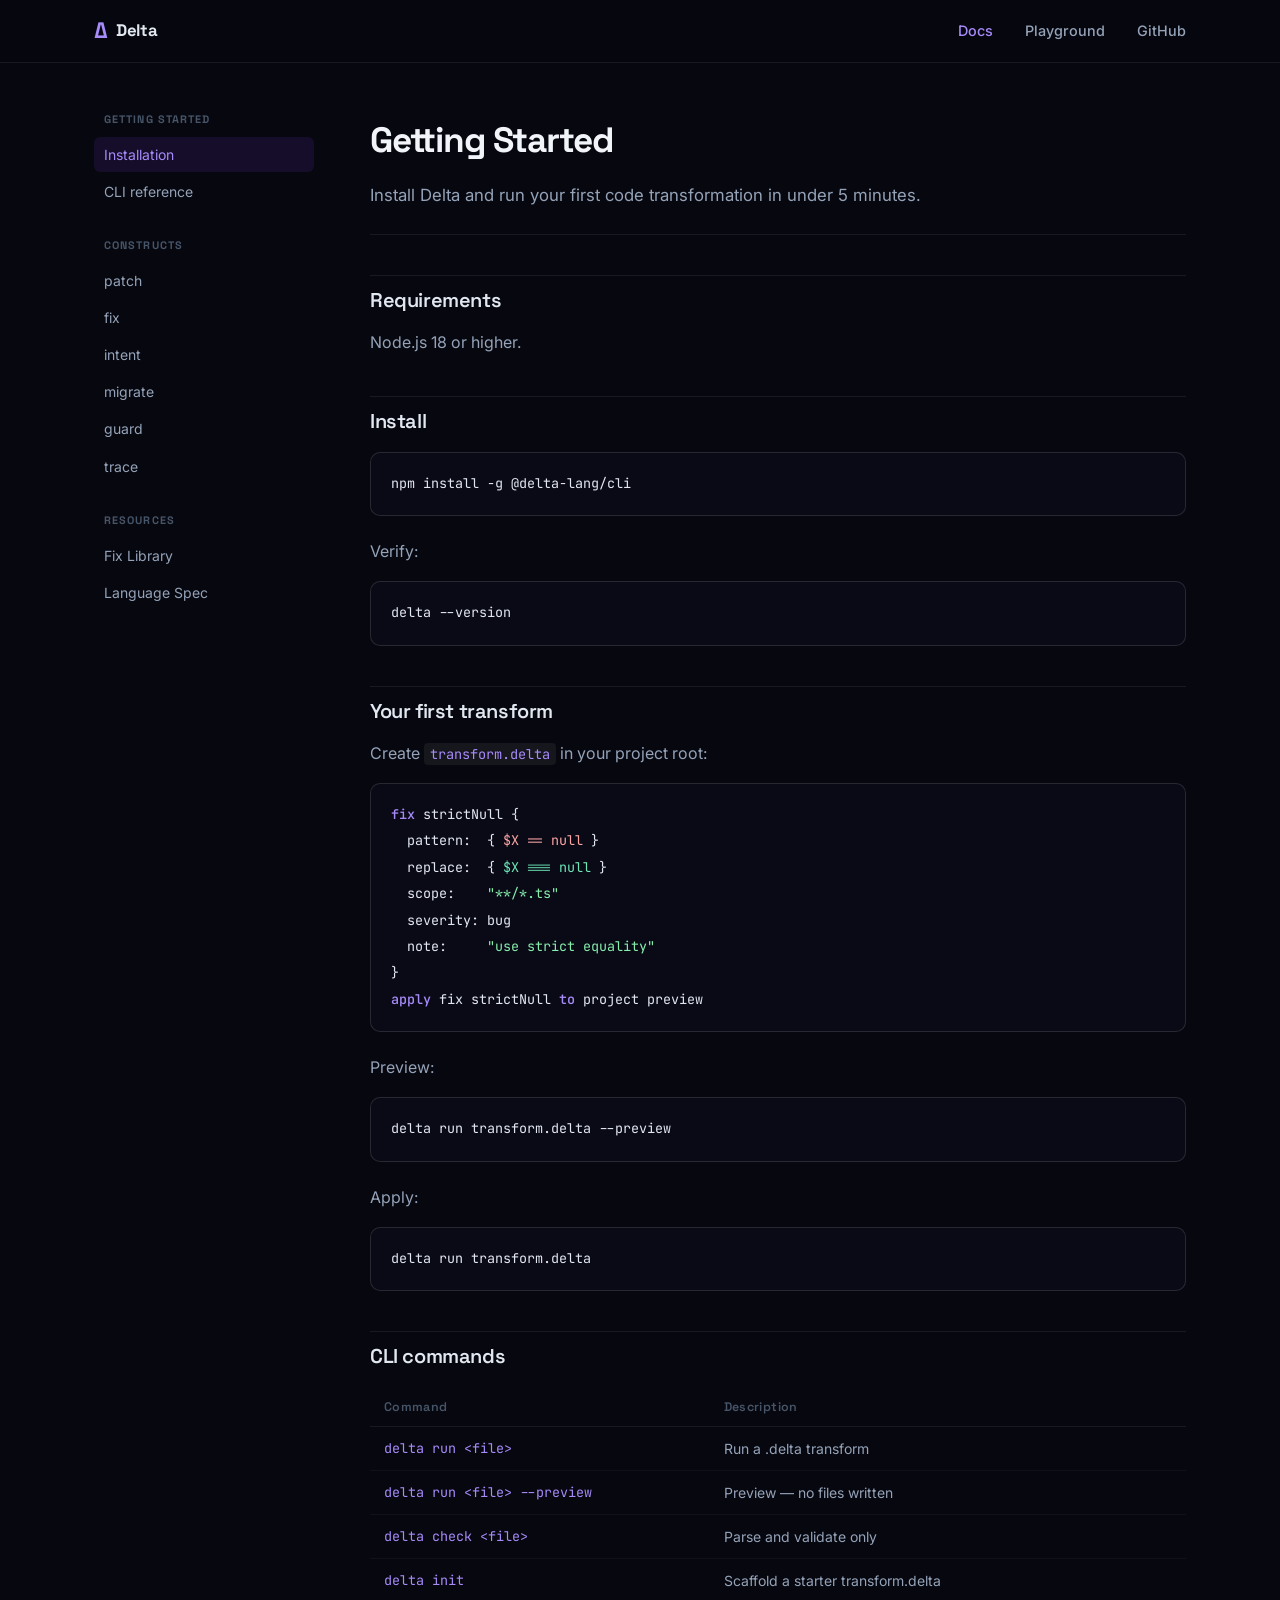
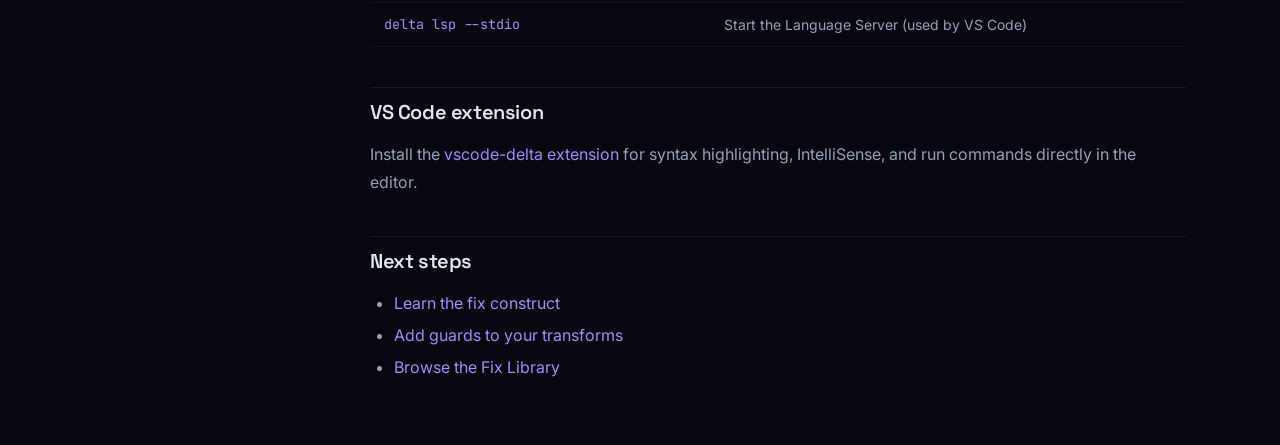
<file: docs/getting-started.html>
<!DOCTYPE html>
<html lang="en">
<head>
  <meta charset="UTF-8"/><meta name="viewport" content="width=device-width,initial-scale=1"/>
  <title>Getting Started — Delta (Δ)</title>
  <link href="https://fonts.googleapis.com/css2?family=Space+Grotesk:wght@400;500;600;700&family=JetBrains+Mono:wght@400;500;600&family=Inter:wght@400;500&display=swap" rel="stylesheet"/>
  <link rel="stylesheet" href="../css/main.css"/>
  <link rel="stylesheet" href="../css/docs.css"/>
</head>
<body>
<nav class="nav" id="nav"><div class="nav-inner">
  <a href="../index.html" class="nav-logo"><span class="logo-delta">Δ</span><span class="logo-word">Delta</span></a>
  <div class="nav-links">
    <a href="getting-started.html" style="color:var(--accent-2)">Docs</a>
    <a href="../playground/index.html">Playground</a>
    <a href="https://github.com/Delta-Lang-Dev/Delta" target="_blank">GitHub</a>
  </div>
</div></nav>
<div class="docs-layout">
  <aside class="docs-sidebar">
    <div class="sidebar-section"><div class="sidebar-label">Getting Started</div>
      <a href="getting-started.html" class="sidebar-link active">Installation</a>
      <a href="cli.html" class="sidebar-link">CLI reference</a>
    </div>
    <div class="sidebar-section"><div class="sidebar-label">Constructs</div>
      <a href="patch.html" class="sidebar-link">patch</a>
      <a href="fix.html" class="sidebar-link">fix</a>
      <a href="intent.html" class="sidebar-link">intent</a>
      <a href="migrate.html" class="sidebar-link">migrate</a>
      <a href="guard.html" class="sidebar-link">guard</a>
      <a href="trace.html" class="sidebar-link">trace</a>
    </div>
    <div class="sidebar-section"><div class="sidebar-label">Resources</div>
      <a href="https://github.com/Delta-Lang-Dev/fix-library" class="sidebar-link" target="_blank">Fix Library</a>
      <a href="https://github.com/Delta-Lang-Dev/Delta/blob/main/SPEC.md" class="sidebar-link" target="_blank">Language Spec</a>
    </div>
  </aside>
  <main class="docs-content">
    <h1>Getting Started</h1>
    <p class="docs-lead">Install Delta and run your first code transformation in under 5 minutes.</p>
    <h2>Requirements</h2>
    <p>Node.js 18 or higher.</p>
    <h2>Install</h2>
    <pre><code>npm install -g @delta-lang/cli</code></pre>
    <p>Verify:</p>
    <pre><code>delta --version</code></pre>
    <h2>Your first transform</h2>
    <p>Create <code>transform.delta</code> in your project root:</p>
    <pre><code><span class="kw">fix</span> strictNull {
  pattern:  { <span class="bad">$X == null</span> }
  replace:  { <span class="good">$X === null</span> }
  scope:    <span class="str">"**/*.ts"</span>
  severity: bug
  note:     <span class="str">"use strict equality"</span>
}
<span class="kw">apply</span> fix strictNull <span class="kw">to</span> project preview</code></pre>
    <p>Preview:</p>
    <pre><code>delta run transform.delta --preview</code></pre>
    <p>Apply:</p>
    <pre><code>delta run transform.delta</code></pre>
    <h2>CLI commands</h2>
    <table class="docs-table">
      <thead><tr><th>Command</th><th>Description</th></tr></thead>
      <tbody>
        <tr><td><code>delta run &lt;file&gt;</code></td><td>Run a .delta transform</td></tr>
        <tr><td><code>delta run &lt;file&gt; --preview</code></td><td>Preview — no files written</td></tr>
        <tr><td><code>delta check &lt;file&gt;</code></td><td>Parse and validate only</td></tr>
        <tr><td><code>delta init</code></td><td>Scaffold a starter transform.delta</td></tr>
        <tr><td><code>delta lsp --stdio</code></td><td>Start the Language Server (used by VS Code)</td></tr>
      </tbody>
    </table>
    <h2>VS Code extension</h2>
    <p>Install the <a href="https://github.com/Delta-Lang-Dev/vscode-delta" target="_blank">vscode-delta extension</a> for syntax highlighting, IntelliSense, and run commands directly in the editor.</p>
    <h2>Next steps</h2>
    <ul>
      <li><a href="fix.html">Learn the fix construct</a></li>
      <li><a href="guard.html">Add guards to your transforms</a></li>
      <li><a href="https://github.com/Delta-Lang-Dev/fix-library" target="_blank">Browse the Fix Library</a></li>
    </ul>
  </main>
</div>
<script src="../js/main.js"></script>
</body></html>
</file>
<file: css/main.css>
/* Delta Lang — Design System
   Space Grotesk headings · JetBrains Mono code · Inter body
   Dark code-centric palette — #07070f background, indigo-purple accent
   ─────────────────────────────────────────────────────────────────────── */

*, *::before, *::after { box-sizing: border-box; margin: 0; padding: 0; }

:root {
  /* Palette */
  --bg:           #07070f;
  --bg-2:         #0c0c18;
  --bg-3:         #111124;
  --surface:      rgba(255,255,255,0.035);
  --surface-2:    rgba(255,255,255,0.06);
  --border:       rgba(255,255,255,0.07);
  --border-2:     rgba(255,255,255,0.12);

  --accent:       #7c3aed;
  --accent-2:     #a78bfa;
  --accent-glow:  rgba(124,58,237,0.25);

  --green:        #10b981;
  --green-dim:    rgba(16,185,129,0.15);
  --red:          #f43f5e;
  --red-dim:      rgba(244,63,94,0.12);
  --yellow:       #f59e0b;

  --text:         #e2e8f0;
  --text-2:       #94a3b8;
  --text-3:       #475569;

  /* Typography */
  --font-display: 'Space Grotesk', system-ui, sans-serif;
  --font-body:    'Inter', system-ui, sans-serif;
  --font-mono:    'JetBrains Mono', 'Fira Code', monospace;

  /* Spacing */
  --radius:       10px;
  --radius-lg:    16px;
  --radius-sm:    6px;
}

html { scroll-behavior: smooth; font-size: 16px; }

body {
  background: var(--bg);
  color: var(--text);
  font-family: var(--font-body);
  line-height: 1.65;
  -webkit-font-smoothing: antialiased;
}

/* ── Utility ─────────────────────────────────────────────────────────────── */

.container {
  max-width: 1140px;
  margin: 0 auto;
  padding: 0 24px;
}

/* ── Nav ─────────────────────────────────────────────────────────────────── */

.nav {
  position: sticky;
  top: 0;
  z-index: 100;
  background: rgba(7,7,15,0.8);
  backdrop-filter: blur(20px);
  -webkit-backdrop-filter: blur(20px);
  border-bottom: 1px solid var(--border);
}

.nav-inner {
  max-width: 1140px;
  margin: 0 auto;
  padding: 0 24px;
  height: 62px;
  display: flex;
  align-items: center;
  justify-content: space-between;
}

.nav-logo {
  display: flex;
  align-items: center;
  gap: 8px;
  text-decoration: none;
  font-family: var(--font-display);
  font-weight: 700;
}

.logo-delta {
  font-size: 1.4rem;
  color: var(--accent-2);
  line-height: 1;
}

.logo-word {
  font-size: 1.05rem;
  color: var(--text);
  letter-spacing: -0.02em;
}

.nav-links {
  display: flex;
  align-items: center;
  gap: 32px;
}

.nav-links a {
  color: var(--text-2);
  text-decoration: none;
  font-size: 0.9rem;
  font-weight: 500;
  transition: color 0.15s;
  display: flex;
  align-items: center;
  gap: 6px;
}

.nav-links a:hover { color: var(--text); }

.nav-gh {
  color: var(--text) !important;
  background: var(--surface-2);
  border: 1px solid var(--border-2);
  padding: 6px 14px;
  border-radius: var(--radius-sm);
  font-size: 0.85rem !important;
}

.nav-gh:hover {
  border-color: var(--accent);
  background: rgba(124,58,237,0.1) !important;
}

.nav-mobile-toggle {
  display: none;
  flex-direction: column;
  gap: 5px;
  background: none;
  border: none;
  cursor: pointer;
  padding: 4px;
}

.nav-mobile-toggle span {
  display: block;
  width: 22px;
  height: 2px;
  background: var(--text-2);
  border-radius: 2px;
  transition: all 0.2s;
}

/* ── Buttons ─────────────────────────────────────────────────────────────── */

.btn {
  display: inline-flex;
  align-items: center;
  gap: 6px;
  padding: 10px 22px;
  border-radius: var(--radius);
  font-family: var(--font-display);
  font-size: 0.9rem;
  font-weight: 600;
  text-decoration: none;
  transition: all 0.15s;
  cursor: pointer;
  border: none;
  white-space: nowrap;
}

.btn-primary {
  background: var(--accent);
  color: #fff;
  box-shadow: 0 0 0 0 var(--accent-glow);
}

.btn-primary:hover {
  background: #6d28d9;
  transform: translateY(-1px);
  box-shadow: 0 8px 24px var(--accent-glow);
}

.btn-ghost {
  background: var(--surface);
  color: var(--text-2);
  border: 1px solid var(--border-2);
}

.btn-ghost:hover {
  background: var(--surface-2);
  color: var(--text);
  border-color: rgba(167,139,250,0.3);
}

.btn-lg { padding: 13px 28px; font-size: 0.95rem; }

/* ── Hero ─────────────────────────────────────────────────────────────────── */

.hero {
  position: relative;
  overflow: hidden;
  padding: 110px 0 90px;
  background: radial-gradient(ellipse 90% 70% at 50% -10%, rgba(124,58,237,0.18) 0%, transparent 65%);
}

.hero-bg-delta {
  position: absolute;
  top: -60px;
  right: -80px;
  font-family: var(--font-display);
  font-size: clamp(280px, 40vw, 520px);
  font-weight: 700;
  color: rgba(124,58,237,0.045);
  line-height: 1;
  pointer-events: none;
  user-select: none;
  letter-spacing: -0.05em;
}

.hero-grid-overlay {
  position: absolute;
  inset: 0;
  background-image:
    linear-gradient(rgba(124,58,237,0.04) 1px, transparent 1px),
    linear-gradient(90deg, rgba(124,58,237,0.04) 1px, transparent 1px);
  background-size: 60px 60px;
  mask-image: radial-gradient(ellipse 80% 80% at 50% 0%, black 0%, transparent 70%);
  pointer-events: none;
}

.hero-inner {
  position: relative;
  z-index: 1;
  text-align: center;
}

.hero-badge {
  display: inline-flex;
  align-items: center;
  gap: 8px;
  background: rgba(124,58,237,0.1);
  border: 1px solid rgba(124,58,237,0.25);
  color: var(--accent-2);
  font-size: 0.78rem;
  font-weight: 500;
  padding: 5px 14px;
  border-radius: 999px;
  margin-bottom: 28px;
  letter-spacing: 0.03em;
}

.badge-dot {
  width: 6px;
  height: 6px;
  background: var(--green);
  border-radius: 50%;
  animation: pulse 2s infinite;
}

@keyframes pulse {
  0%, 100% { opacity: 1; }
  50% { opacity: 0.4; }
}

.hero-title {
  font-family: var(--font-display);
  font-size: clamp(2.8rem, 6vw, 5rem);
  font-weight: 700;
  line-height: 1.08;
  letter-spacing: -0.04em;
  margin-bottom: 22px;
  color: #f1f5f9;
}

.hero-title-accent {
  background: linear-gradient(135deg, #a78bfa 0%, #7c3aed 100%);
  -webkit-background-clip: text;
  -webkit-text-fill-color: transparent;
  background-clip: text;
}

.hero-subtitle {
  color: var(--text-2);
  font-size: 1.1rem;
  line-height: 1.7;
  max-width: 580px;
  margin: 0 auto 36px;
}

.br-desktop { display: inline; }

.hero-actions {
  display: flex;
  gap: 12px;
  justify-content: center;
  flex-wrap: wrap;
  margin-bottom: 28px;
}

.hero-install {
  display: inline-flex;
  align-items: center;
  gap: 10px;
  background: rgba(255,255,255,0.03);
  border: 1px solid var(--border-2);
  border-radius: var(--radius);
  padding: 10px 16px;
  font-family: var(--font-mono);
  font-size: 0.88rem;
}

.install-prompt { color: var(--text-3); }

#installCmd { color: var(--accent-2); }

.copy-btn {
  background: none;
  border: none;
  color: var(--text-3);
  cursor: pointer;
  padding: 2px;
  display: flex;
  align-items: center;
  transition: color 0.15s;
}

.copy-btn:hover { color: var(--accent-2); }

/* ── Sections shared ─────────────────────────────────────────────────────── */

.section-label {
  font-family: var(--font-display);
  font-size: 0.72rem;
  font-weight: 600;
  letter-spacing: 0.1em;
  text-transform: uppercase;
  color: var(--accent-2);
  margin-bottom: 10px;
}

.section-title {
  font-family: var(--font-display);
  font-size: clamp(1.7rem, 3vw, 2.4rem);
  font-weight: 700;
  letter-spacing: -0.03em;
  line-height: 1.15;
  color: #f1f5f9;
  margin-bottom: 14px;
}

.section-sub {
  color: var(--text-2);
  font-size: 1rem;
  line-height: 1.7;
  max-width: 600px;
  margin-bottom: 48px;
}

/* ── Demo Section ─────────────────────────────────────────────────────────── */

.demo-section {
  padding: 100px 0;
  background: var(--bg-2);
  border-top: 1px solid var(--border);
  border-bottom: 1px solid var(--border);
}

.demo-tabs {
  display: flex;
  gap: 4px;
  margin-bottom: 20px;
  background: var(--surface);
  border: 1px solid var(--border);
  border-radius: var(--radius);
  padding: 4px;
  width: fit-content;
}

.demo-tab {
  background: none;
  border: none;
  color: var(--text-2);
  font-family: var(--font-mono);
  font-size: 0.85rem;
  padding: 7px 16px;
  border-radius: calc(var(--radius) - 2px);
  cursor: pointer;
  transition: all 0.15s;
  font-weight: 500;
}

.demo-tab:hover { color: var(--text); }

.demo-tab.active {
  background: var(--accent);
  color: #fff;
}

.demo-panel { display: none; }
.demo-panel.active { display: block; }

.demo-split {
  display: grid;
  grid-template-columns: 1fr 1fr;
  gap: 16px;
  align-items: start;
}

.demo-code-wrap,
.demo-output-wrap {
  background: #0a0a16;
  border: 1px solid var(--border-2);
  border-radius: var(--radius-lg);
  overflow: hidden;
}

.demo-file-header {
  display: flex;
  align-items: center;
  gap: 8px;
  padding: 10px 16px;
  border-bottom: 1px solid var(--border);
  background: rgba(255,255,255,0.02);
}

.demo-dots {
  display: flex;
  gap: 5px;
}

.demo-dots span {
  width: 10px;
  height: 10px;
  border-radius: 50%;
  background: var(--border-2);
}

.demo-dots span:nth-child(1) { background: #ff5f57; }
.demo-dots span:nth-child(2) { background: #febc2e; }
.demo-dots span:nth-child(3) { background: #28c840; }

.demo-filename {
  font-family: var(--font-mono);
  font-size: 0.78rem;
  color: var(--text-3);
  margin-left: 4px;
}

.demo-code {
  padding: 20px;
  overflow-x: auto;
}

.demo-code code {
  font-family: var(--font-mono);
  font-size: 0.83rem;
  line-height: 1.75;
  display: block;
}

/* Syntax colours */
.kw  { color: #a78bfa; font-weight: 500; }
.str { color: #86efac; }
.c   { color: #475569; }
.bad { color: #fca5a5; }
.good { color: #6ee7b7; }

.demo-output { padding: 16px; }

.output-line {
  display: flex;
  align-items: flex-start;
  gap: 8px;
  padding: 4px 0;
  font-family: var(--font-mono);
  font-size: 0.79rem;
  line-height: 1.6;
}

.out-icon { flex-shrink: 0; width: 16px; }
.out-icon.ok   { color: var(--green); }
.out-icon.warn { color: var(--yellow); }
.out-icon.info { color: var(--accent-2); }

.out-text { color: var(--text-2); }
.out-text strong { color: var(--text); }
.out-text code { color: var(--accent-2); }

.diff-line { padding-left: 8px; }
.diff-minus { color: #fca5a5; display: block; }
.diff-plus  { color: #86efac; display: block; }

.trace-path {
  padding-left: 28px;
  color: var(--text-3);
  font-size: 0.76rem;
  display: block;
}

.trace-arrow { color: var(--accent-2); margin: 0 3px; }

/* ── Constructs ───────────────────────────────────────────────────────────── */

.constructs-section {
  padding: 100px 0;
}

.constructs-grid {
  display: grid;
  grid-template-columns: repeat(3, 1fr);
  gap: 14px;
}

.construct-card {
  display: block;
  background: var(--surface);
  border: 1px solid var(--border);
  border-radius: var(--radius-lg);
  padding: 24px;
  text-decoration: none;
  transition: all 0.2s;
  position: relative;
  overflow: hidden;
}

.construct-card::before {
  content: '';
  position: absolute;
  inset: 0;
  background: radial-gradient(ellipse 80% 60% at 50% 0%, rgba(124,58,237,0.08) 0%, transparent 70%);
  opacity: 0;
  transition: opacity 0.2s;
}

.construct-card:hover {
  border-color: rgba(124,58,237,0.4);
  transform: translateY(-2px);
  box-shadow: 0 12px 32px rgba(0,0,0,0.3), 0 0 0 1px rgba(124,58,237,0.15);
}

.construct-card:hover::before { opacity: 1; }

.construct-header {
  display: flex;
  align-items: center;
  justify-content: space-between;
  margin-bottom: 14px;
}

.construct-kw {
  font-family: var(--font-mono);
  font-size: 0.82rem;
  font-style: normal;
  color: var(--accent-2);
  background: rgba(124,58,237,0.12);
  border: 1px solid rgba(124,58,237,0.2);
  padding: 4px 10px;
  border-radius: var(--radius-sm);
}

.construct-arrow {
  color: var(--text-3);
  transition: color 0.15s, transform 0.15s;
}

.construct-card:hover .construct-arrow {
  color: var(--accent-2);
  transform: translateX(3px);
}

.construct-card h3 {
  font-family: var(--font-display);
  font-size: 0.95rem;
  font-weight: 600;
  color: var(--text);
  margin-bottom: 8px;
  letter-spacing: -0.01em;
}

.construct-card p {
  font-size: 0.85rem;
  color: var(--text-2);
  line-height: 1.6;
}

.construct-card code {
  font-family: var(--font-mono);
  font-size: 0.8em;
  color: var(--accent-2);
  background: rgba(124,58,237,0.1);
  padding: 1px 5px;
  border-radius: 3px;
}

/* ── Languages ────────────────────────────────────────────────────────────── */

.langs-section {
  padding: 80px 0;
  background: var(--bg-2);
  border-top: 1px solid var(--border);
  border-bottom: 1px solid var(--border);
}

.langs-grid { display: flex; flex-direction: column; gap: 20px; margin-bottom: 24px; }

.lang-row {
  display: flex;
  align-items: center;
  gap: 20px;
  flex-wrap: wrap;
}

.lang-status {
  font-family: var(--font-mono);
  font-size: 0.72rem;
  font-weight: 600;
  padding: 3px 10px;
  border-radius: 999px;
  flex-shrink: 0;
  width: 52px;
  text-align: center;
}

.lang-status.stable {
  background: var(--green-dim);
  color: var(--green);
  border: 1px solid rgba(16,185,129,0.25);
}

.lang-status.beta {
  background: rgba(245,158,11,0.1);
  color: var(--yellow);
  border: 1px solid rgba(245,158,11,0.25);
}

.lang-chips { display: flex; gap: 8px; flex-wrap: wrap; }

.lang-chip {
  font-family: var(--font-display);
  font-size: 0.85rem;
  font-weight: 500;
  padding: 5px 14px;
  border-radius: var(--radius-sm);
  background: var(--surface-2);
  border: 1px solid var(--border-2);
  color: var(--text);
}

.lang-chip.dim { color: var(--text-2); }

.langs-note {
  font-size: 0.83rem;
  color: var(--text-3);
  max-width: 600px;
}

/* ── Fix Library ──────────────────────────────────────────────────────────── */

.fixlib-section {
  padding: 100px 0;
}

.fixlib-inner {
  display: grid;
  grid-template-columns: 1fr 1fr;
  gap: 60px;
  align-items: center;
}

.fixlib-actions { display: flex; gap: 12px; flex-wrap: wrap; }

.fixlib-file-list {
  background: var(--bg-2);
  border: 1px solid var(--border-2);
  border-radius: var(--radius-lg);
  overflow: hidden;
}

.fix-file {
  display: flex;
  align-items: center;
  gap: 10px;
  padding: 11px 16px;
  font-family: var(--font-mono);
  font-size: 0.8rem;
  color: var(--text-2);
  border-bottom: 1px solid var(--border);
  transition: background 0.1s;
}

.fix-file:last-child { border-bottom: none; }
.fix-file:hover { background: var(--surface); }

.fix-file-icon {
  width: 22px;
  height: 22px;
  border-radius: 4px;
  display: flex;
  align-items: center;
  justify-content: center;
  font-size: 0.65rem;
  font-weight: 700;
  flex-shrink: 0;
}

.fix-file-icon.ts  { background: rgba(59,130,246,0.2); color: #93c5fd; }
.fix-file-icon.py  { background: rgba(251,191,36,0.2); color: #fcd34d; }
.fix-file-icon.go  { background: rgba(16,185,129,0.2); color: #6ee7b7; }
.fix-file-icon.sec { background: rgba(244,63,94,0.15); font-size: 0.75rem; }
.fix-file-icon.mg  { background: rgba(124,58,237,0.2); color: #a78bfa; font-size: 0.8rem; }

.fix-file-badge {
  margin-left: auto;
  font-size: 0.68rem;
  font-weight: 600;
  padding: 2px 7px;
  border-radius: 999px;
}

.fix-file-badge.bug      { background: var(--red-dim); color: #fca5a5; }
.fix-file-badge.security { background: var(--red-dim); color: #fca5a5; }
.fix-file-badge.style    { background: rgba(124,58,237,0.15); color: var(--accent-2); }
.fix-file-badge.perf     { background: rgba(245,158,11,0.12); color: #fcd34d; }
.fix-file-badge.migrate  { background: var(--green-dim); color: #6ee7b7; }

/* ── Getting Started ──────────────────────────────────────────────────────── */

.start-section {
  padding: 100px 0;
  background: var(--bg-2);
  border-top: 1px solid var(--border);
}

.steps-grid {
  display: grid;
  grid-template-columns: repeat(3, 1fr);
  gap: 20px;
  margin-bottom: 48px;
}

.step {
  background: var(--surface);
  border: 1px solid var(--border);
  border-radius: var(--radius-lg);
  padding: 28px;
}

.step-num {
  width: 32px;
  height: 32px;
  border-radius: 8px;
  background: rgba(124,58,237,0.15);
  border: 1px solid rgba(124,58,237,0.25);
  color: var(--accent-2);
  font-family: var(--font-display);
  font-weight: 700;
  font-size: 0.85rem;
  display: flex;
  align-items: center;
  justify-content: center;
  margin-bottom: 16px;
}

.step h3 {
  font-family: var(--font-display);
  font-size: 0.95rem;
  font-weight: 600;
  margin-bottom: 12px;
  color: var(--text);
  letter-spacing: -0.01em;
}

.step-code {
  background: rgba(0,0,0,0.4);
  border: 1px solid var(--border-2);
  border-radius: var(--radius-sm);
  padding: 12px 14px;
  margin-bottom: 10px;
  overflow-x: auto;
}

.step-code code {
  font-family: var(--font-mono);
  font-size: 0.82rem;
  color: var(--accent-2);
}

.step-note {
  font-size: 0.82rem;
  color: var(--text-3);
  line-height: 1.5;
}

.step-note code {
  font-family: var(--font-mono);
  color: var(--text-2);
  font-size: 0.9em;
}

.start-links {
  display: flex;
  gap: 12px;
  flex-wrap: wrap;
}

/* ── Footer ───────────────────────────────────────────────────────────────── */

.footer {
  border-top: 1px solid var(--border);
  padding: 56px 0 40px;
  background: var(--bg);
}

.footer-inner {
  display: grid;
  grid-template-columns: 1fr auto;
  gap: 60px;
  align-items: start;
}

.footer-logo { margin-bottom: 12px; display: inline-flex; }

.footer-tagline {
  font-size: 0.875rem;
  color: var(--text-2);
  margin-bottom: 4px;
}

.footer-license { font-size: 0.8rem; color: var(--text-3); }

.footer-links-grid {
  display: flex;
  gap: 56px;
}

.footer-col {
  display: flex;
  flex-direction: column;
  gap: 10px;
}

.footer-col-title {
  font-family: var(--font-display);
  font-size: 0.72rem;
  font-weight: 600;
  text-transform: uppercase;
  letter-spacing: 0.08em;
  color: var(--text-3);
  margin-bottom: 4px;
}

.footer-col a {
  font-size: 0.875rem;
  color: var(--text-2);
  text-decoration: none;
  transition: color 0.15s;
}

.footer-col a:hover { color: var(--accent-2); }

/* ── Responsive ───────────────────────────────────────────────────────────── */

@media (max-width: 900px) {
  .constructs-grid { grid-template-columns: repeat(2, 1fr); }
  .demo-split { grid-template-columns: 1fr; }
  .fixlib-inner { grid-template-columns: 1fr; gap: 40px; }
  .footer-inner { grid-template-columns: 1fr; gap: 40px; }
  .footer-links-grid { gap: 32px; }
  .steps-grid { grid-template-columns: 1fr; }
}

@media (max-width: 600px) {
  .nav-links { display: none; }
  .nav-mobile-toggle { display: flex; }
  .nav-links.open {
    display: flex;
    flex-direction: column;
    position: absolute;
    top: 62px;
    left: 0;
    right: 0;
    background: rgba(7,7,15,0.98);
    border-bottom: 1px solid var(--border);
    padding: 16px 24px 20px;
    gap: 16px;
    z-index: 99;
  }
  .hero-title { font-size: 2.4rem; }
  .constructs-grid { grid-template-columns: 1fr; }
  .demo-tabs { flex-wrap: wrap; }
  .br-desktop { display: none; }
  .footer-links-grid { flex-direction: column; gap: 24px; }
  .hero-actions { flex-direction: column; align-items: center; }
  .lang-row { flex-direction: column; align-items: flex-start; }
}

@media (prefers-reduced-motion: reduce) {
  *, *::before, *::after { animation-duration: 0.01ms !important; transition-duration: 0.01ms !important; }
}
</file>
<file: css/docs.css>
/* docs.css */
.docs-layout {
  display: grid;
  grid-template-columns: 220px 1fr;
  max-width: 1140px;
  margin: 0 auto;
  padding: 48px 24px;
  gap: 56px;
  min-height: calc(100vh - 62px);
}
@media (max-width: 768px) { .docs-layout { grid-template-columns: 1fr; } .docs-sidebar { display: none; } }

.docs-sidebar { position: sticky; top: 80px; height: fit-content; }
.sidebar-section { margin-bottom: 28px; }
.sidebar-label {
  font-family: var(--font-display);
  font-size: 0.68rem; font-weight: 700;
  letter-spacing: 0.1em; text-transform: uppercase;
  color: var(--text-3); margin-bottom: 8px; padding-left: 10px;
}
.sidebar-link {
  display: block; color: var(--text-2); text-decoration: none;
  font-size: 0.875rem; padding: 6px 10px; border-radius: var(--radius-sm);
  margin-bottom: 2px; transition: all 0.12s;
}
.sidebar-link:hover { background: var(--surface); color: var(--text); }
.sidebar-link.active { background: rgba(124,58,237,0.12); color: var(--accent-2); }

.docs-content h1 {
  font-family: var(--font-display); font-size: 2.2rem; font-weight: 700;
  letter-spacing: -0.03em; margin-bottom: 12px; color: #f1f5f9;
}
.docs-content h2 {
  font-family: var(--font-display); font-size: 1.25rem; font-weight: 600;
  margin: 40px 0 12px; color: var(--text); letter-spacing: -0.02em;
  padding-top: 8px; border-top: 1px solid var(--border);
}
.docs-lead {
  color: var(--text-2); font-size: 1.05rem; margin-bottom: 36px;
  border-bottom: 1px solid var(--border); padding-bottom: 24px; line-height: 1.7;
}
.docs-content p { color: var(--text-2); margin-bottom: 16px; line-height: 1.7; }
.docs-content pre {
  background: #0a0a16; border: 1px solid var(--border-2);
  border-radius: var(--radius); padding: 18px 20px;
  margin: 14px 0 22px; overflow-x: auto;
}
.docs-content code { font-family: var(--font-mono); font-size: 0.84rem; }
.docs-content p code, .docs-content li code {
  background: rgba(255,255,255,0.06); padding: 2px 6px;
  border-radius: 4px; font-size: 0.85em; color: var(--accent-2);
}
.docs-content ul { color: var(--text-2); padding-left: 24px; margin-bottom: 16px; }
.docs-content li { margin-bottom: 6px; }
.docs-content a { color: var(--accent-2); text-decoration: none; }
.docs-content a:hover { text-decoration: underline; }
.docs-table { width: 100%; border-collapse: collapse; margin: 16px 0 24px; }
.docs-table th {
  text-align: left; font-size: 0.78rem; font-weight: 600;
  color: var(--text-3); border-bottom: 1px solid var(--border);
  padding: 8px 14px; font-family: var(--font-display); letter-spacing: 0.03em;
}
.docs-table td {
  padding: 10px 14px; border-bottom: 1px solid rgba(255,255,255,0.04);
  font-size: 0.875rem; color: var(--text-2); vertical-align: top;
}
.docs-table td:first-child { color: var(--accent-2); font-family: var(--font-mono); font-size: 0.82rem; }
.kw { color: #a78bfa; font-weight: 500; }
.str { color: #86efac; }
.bad { color: #fca5a5; }
.good { color: #6ee7b7; }
</file>
